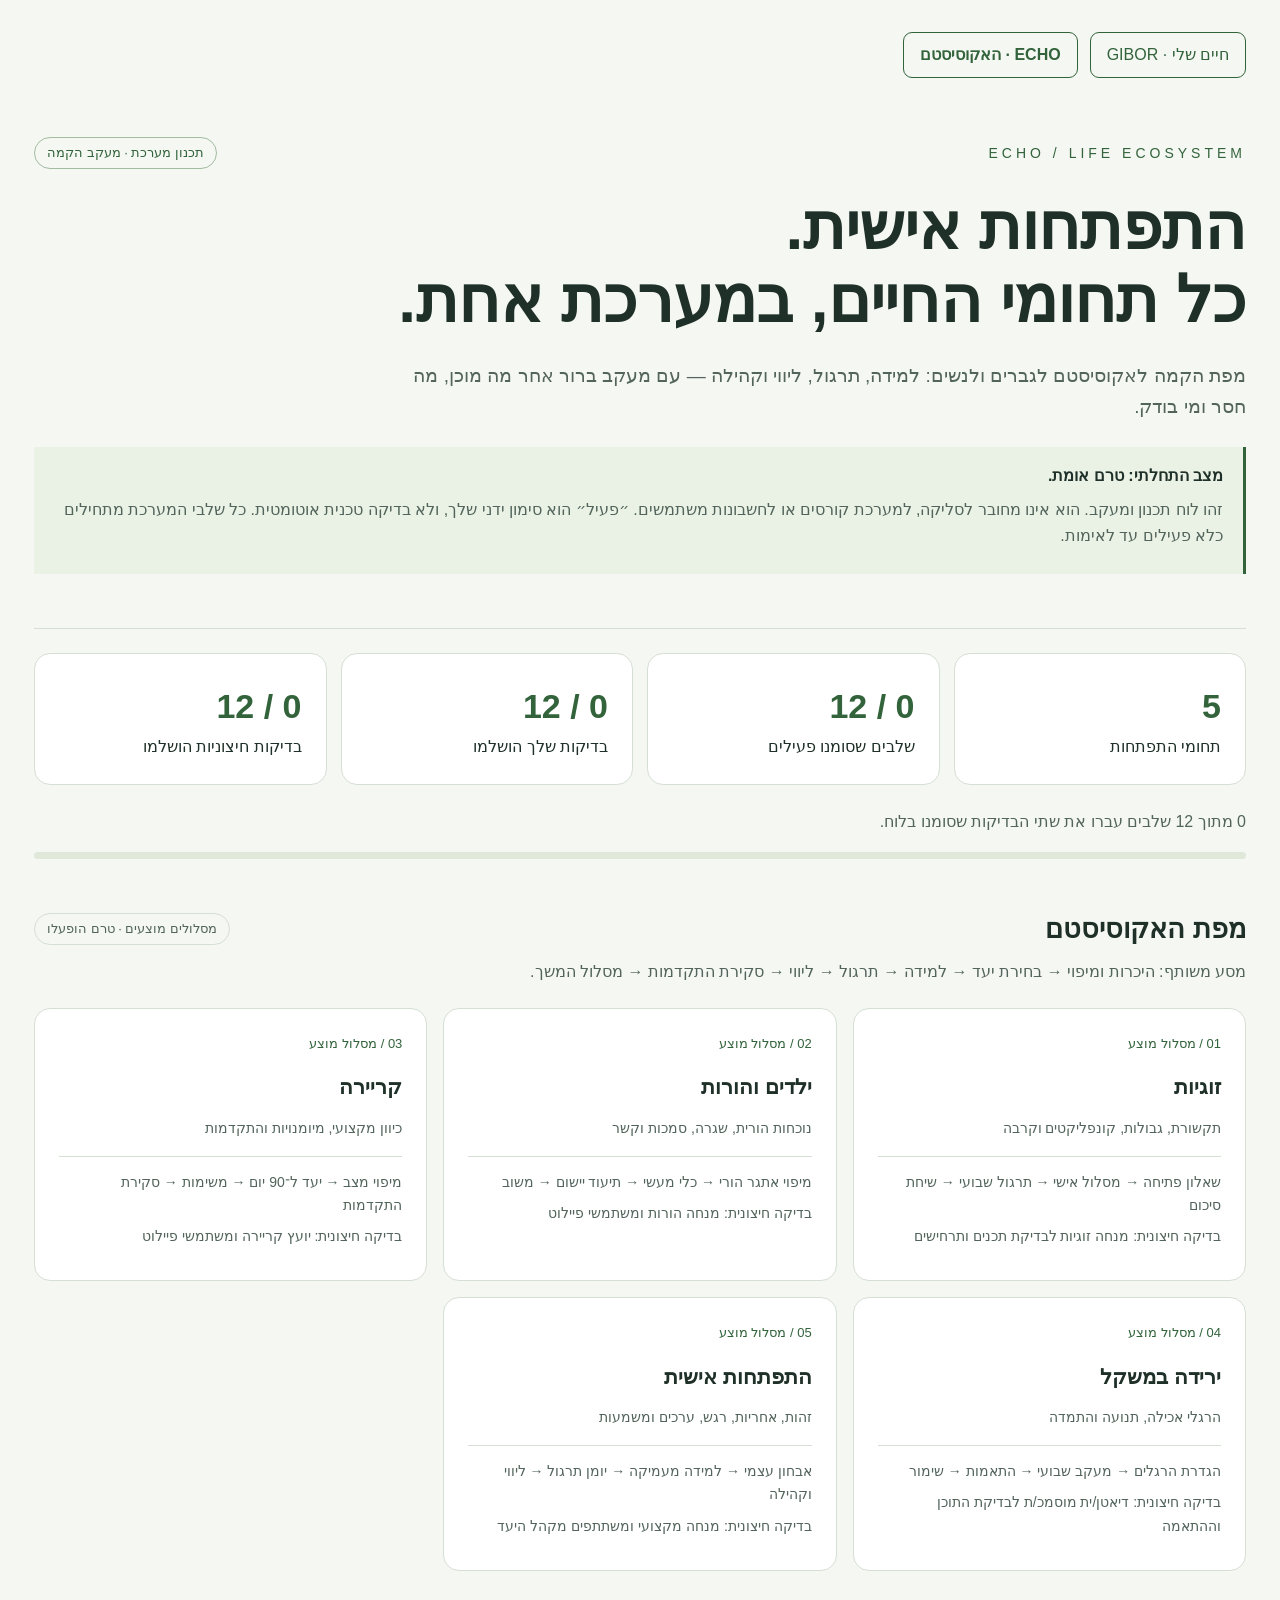
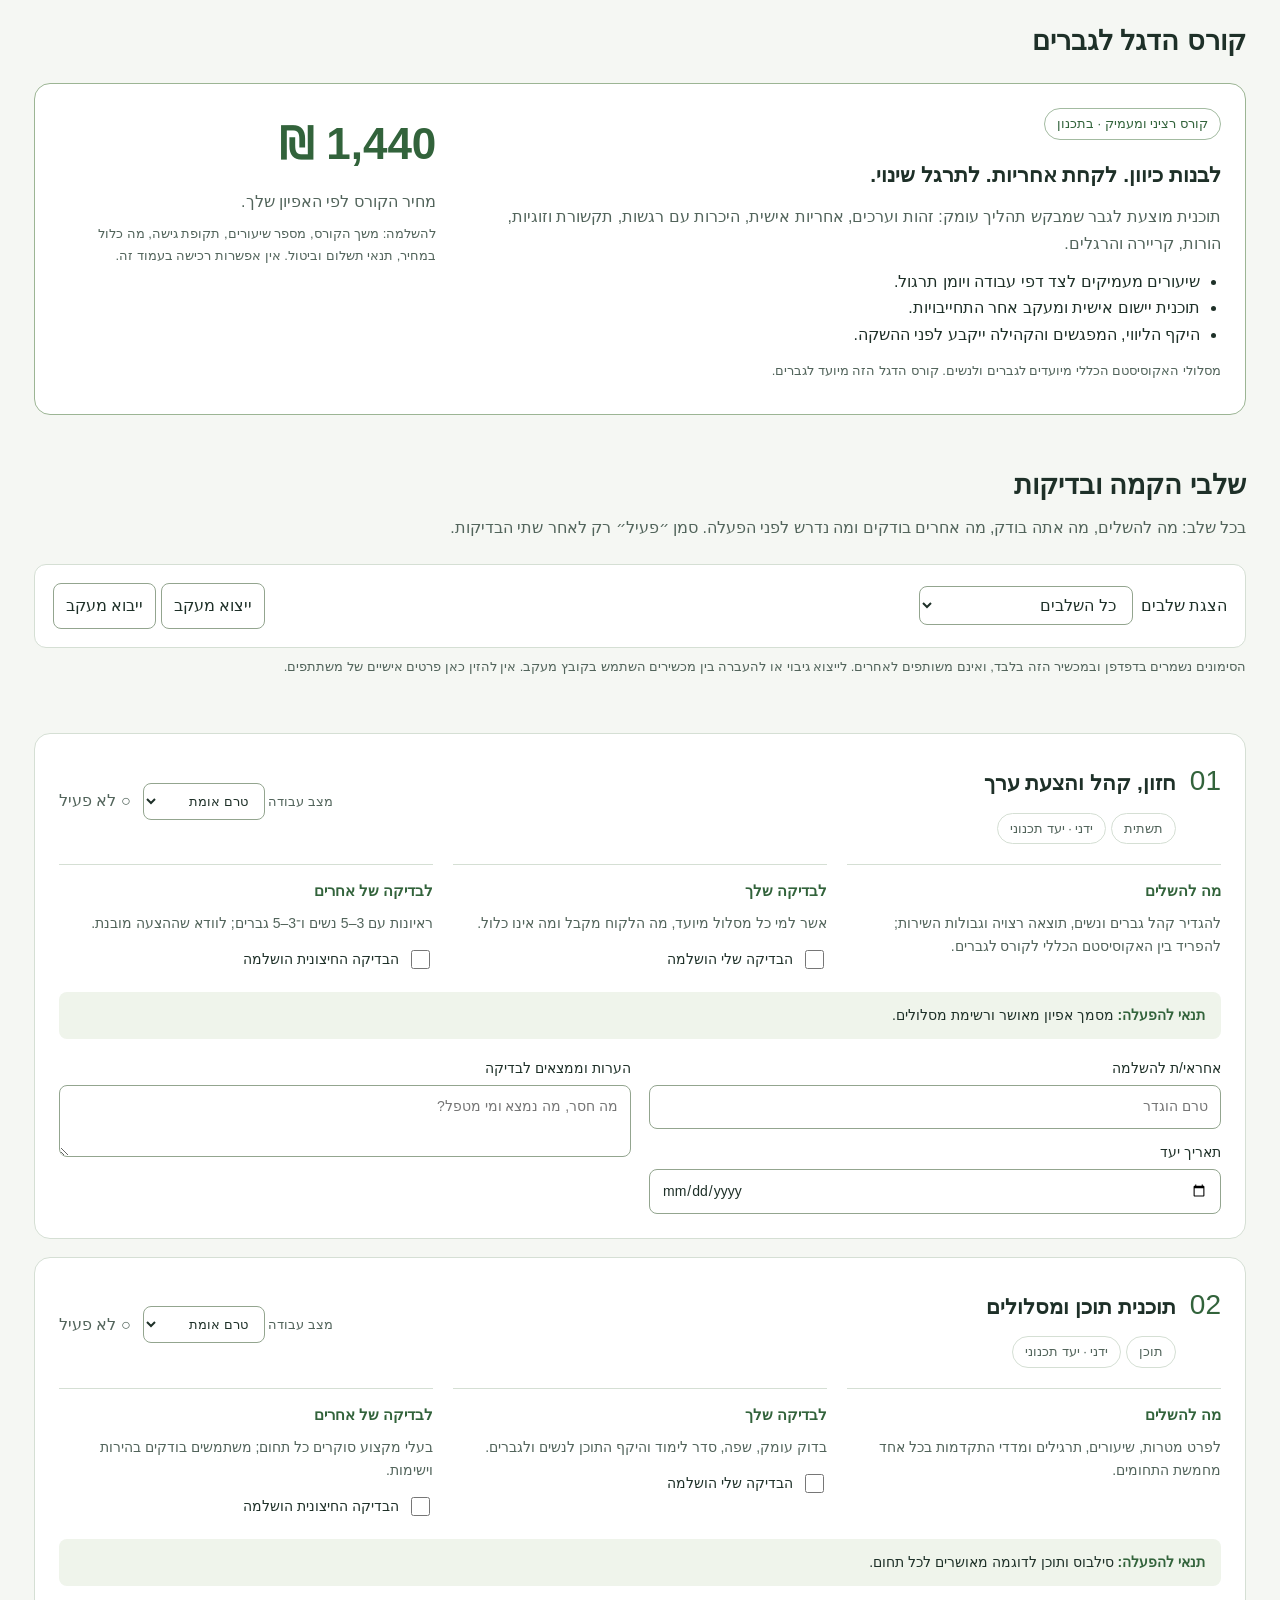
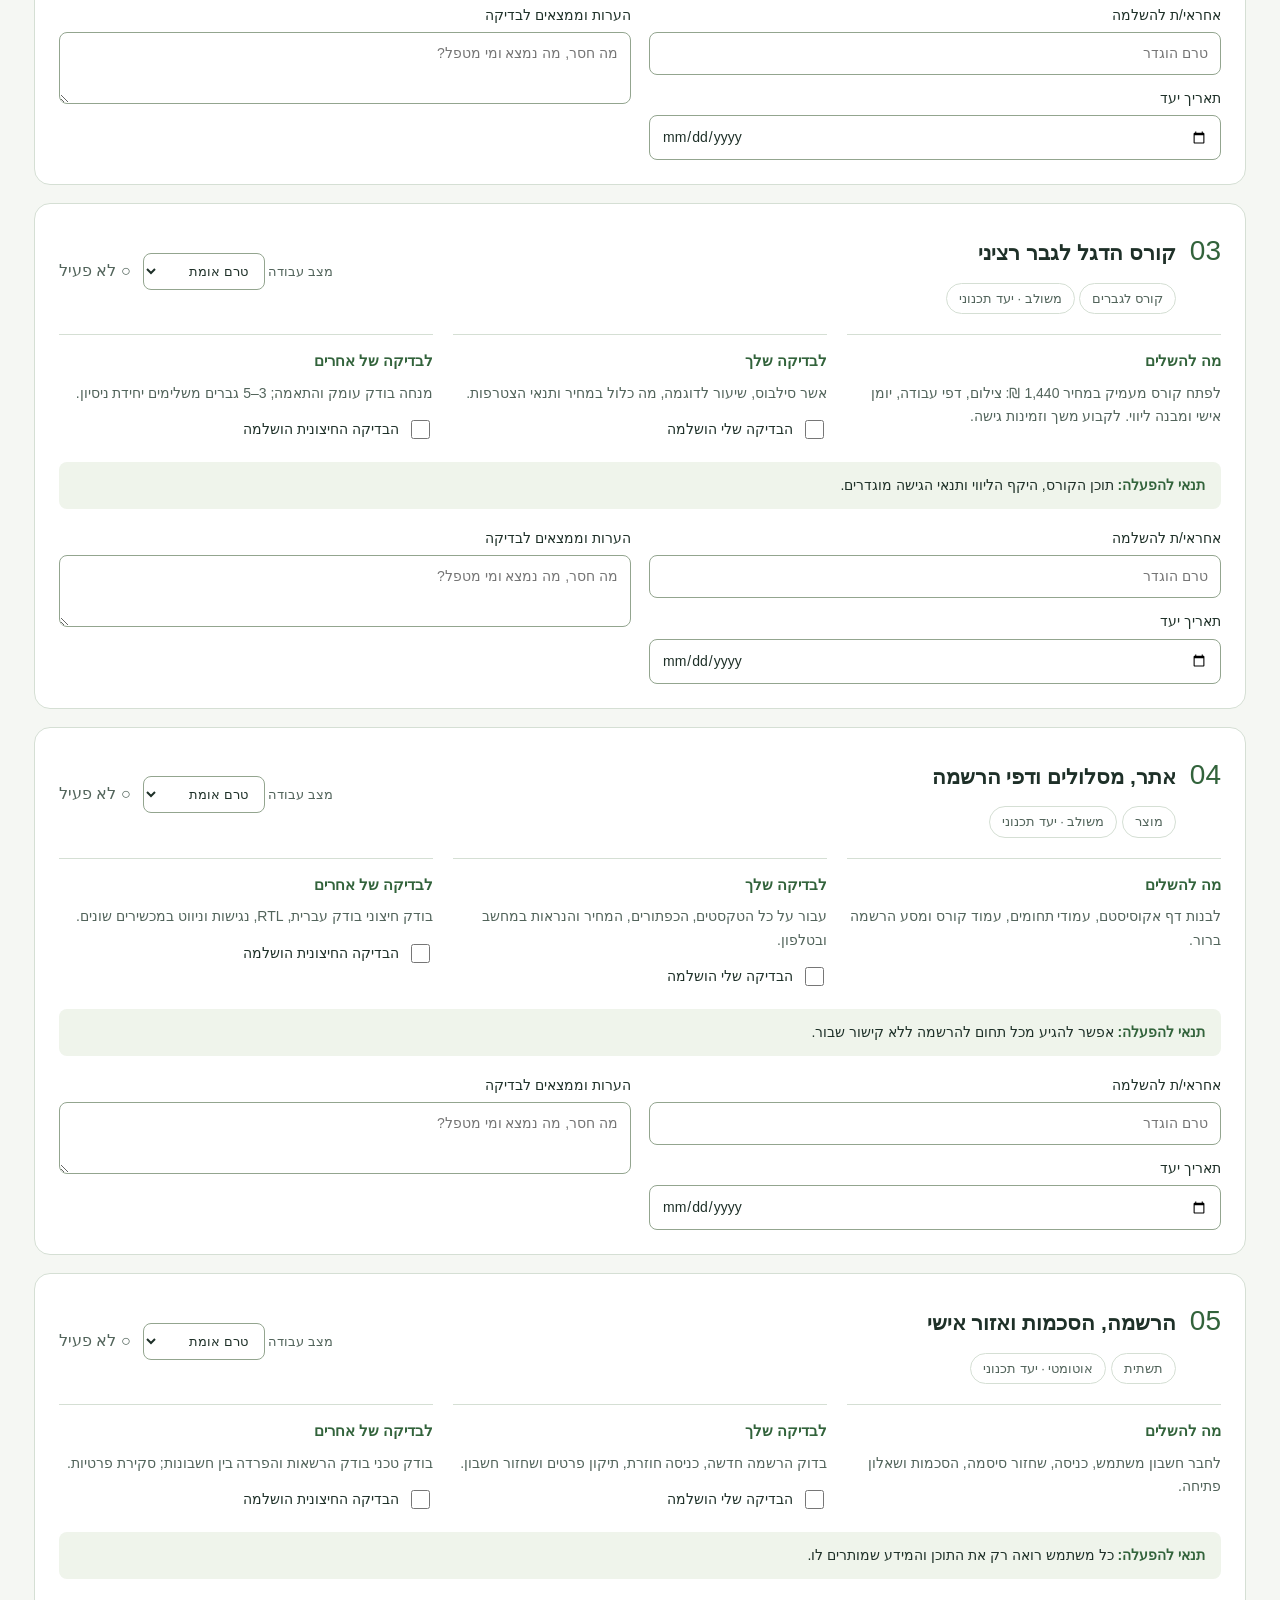
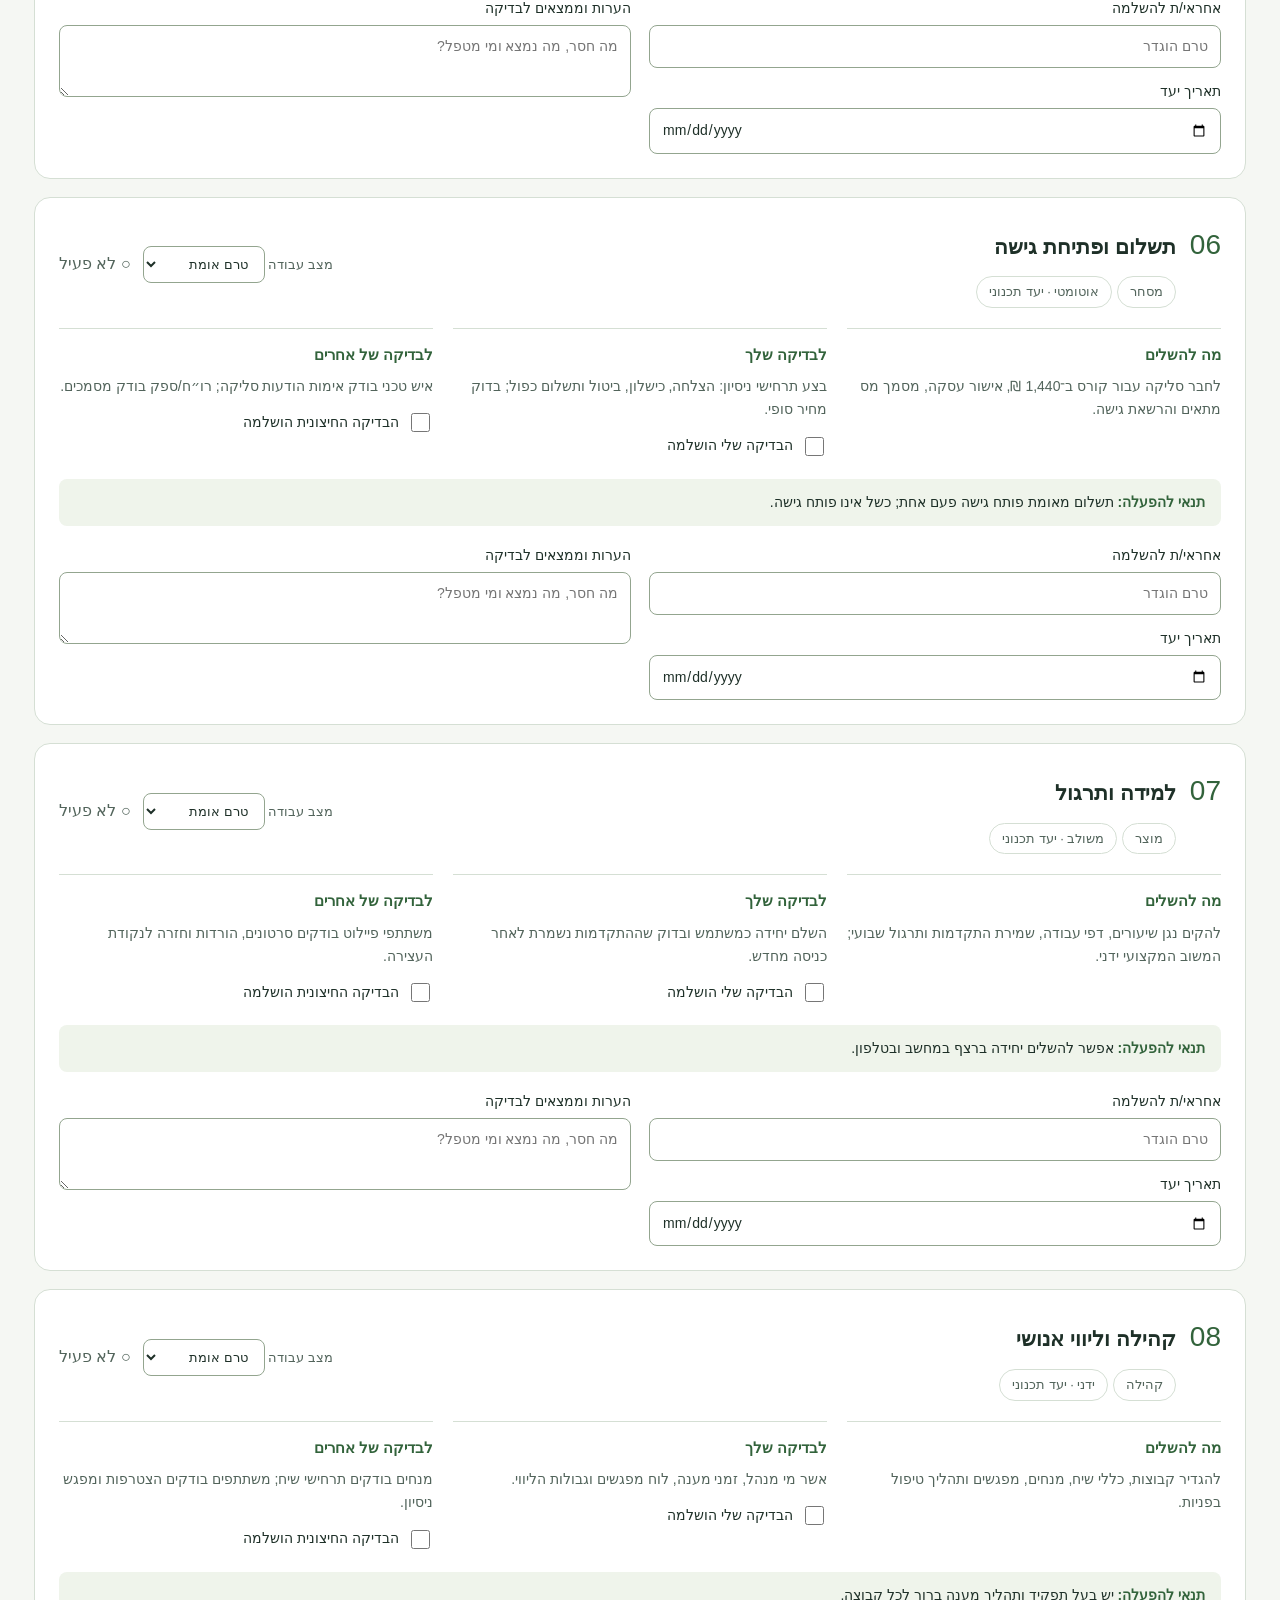
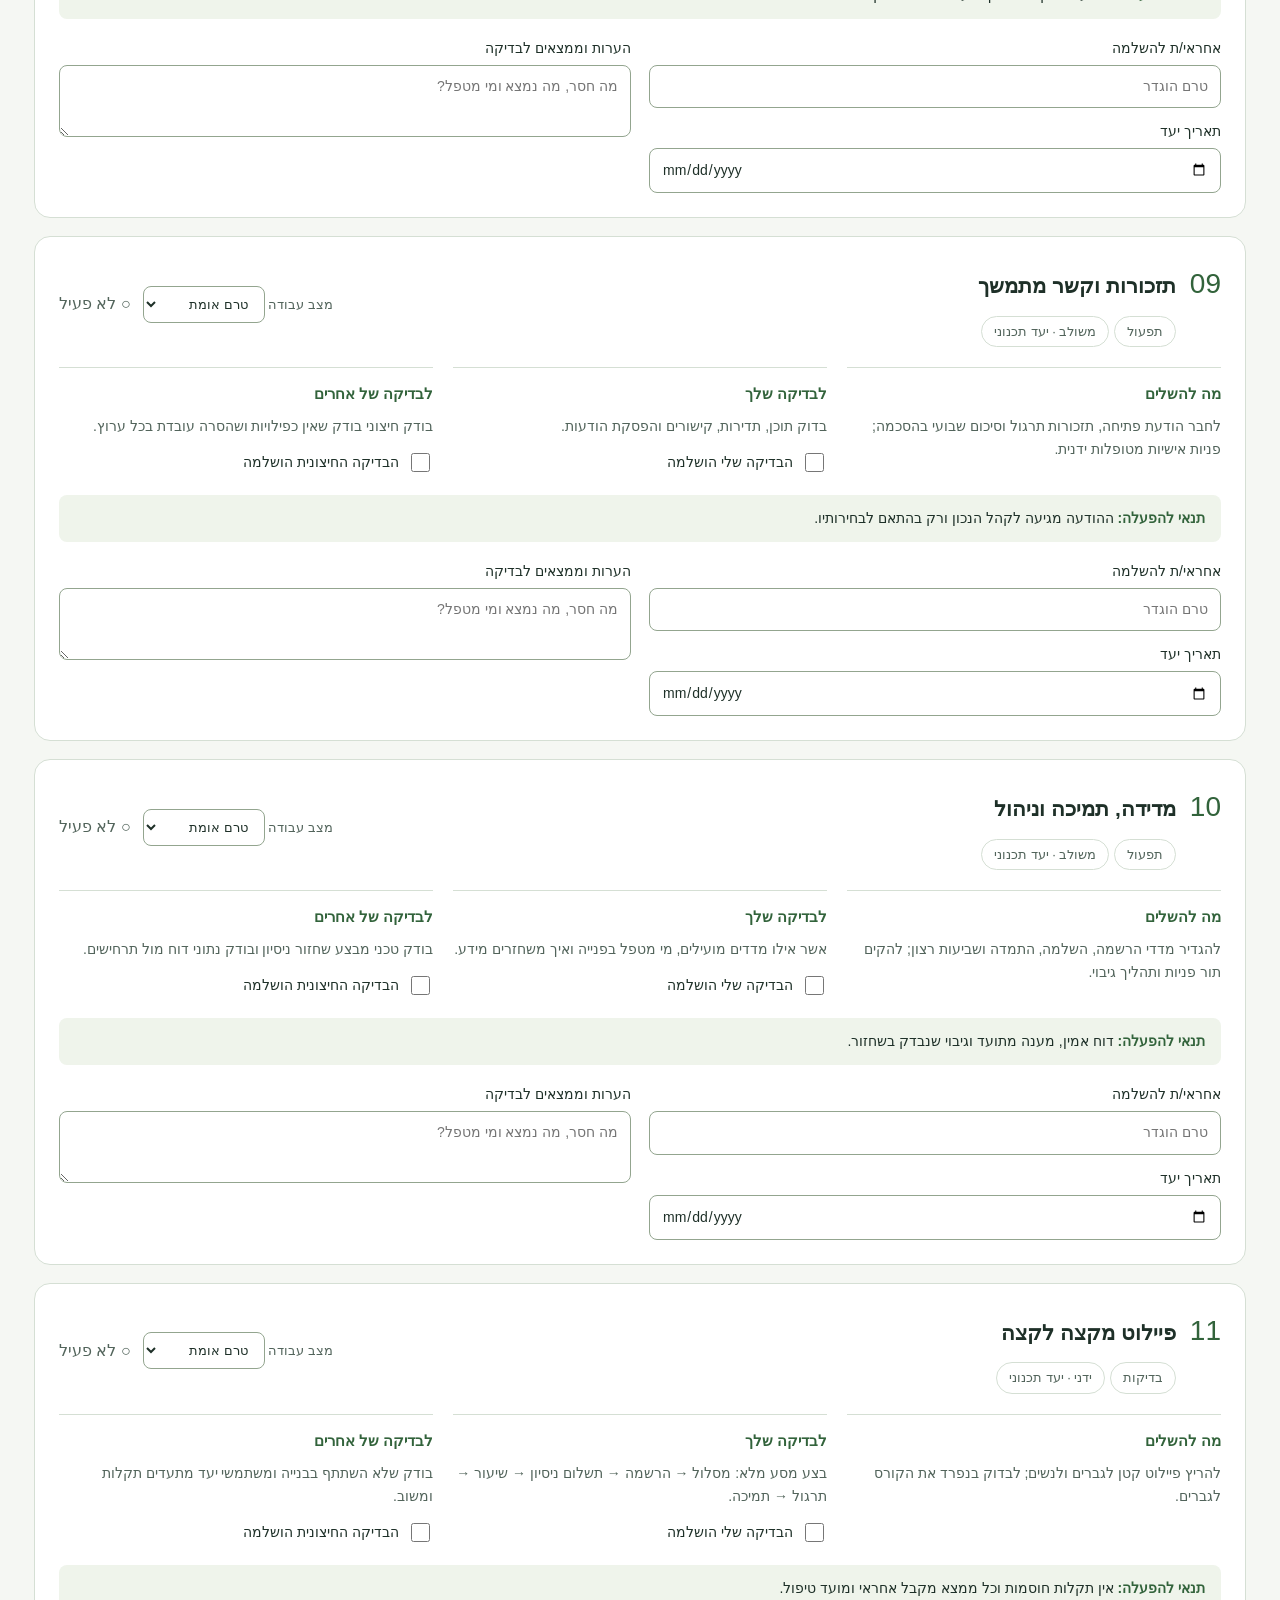
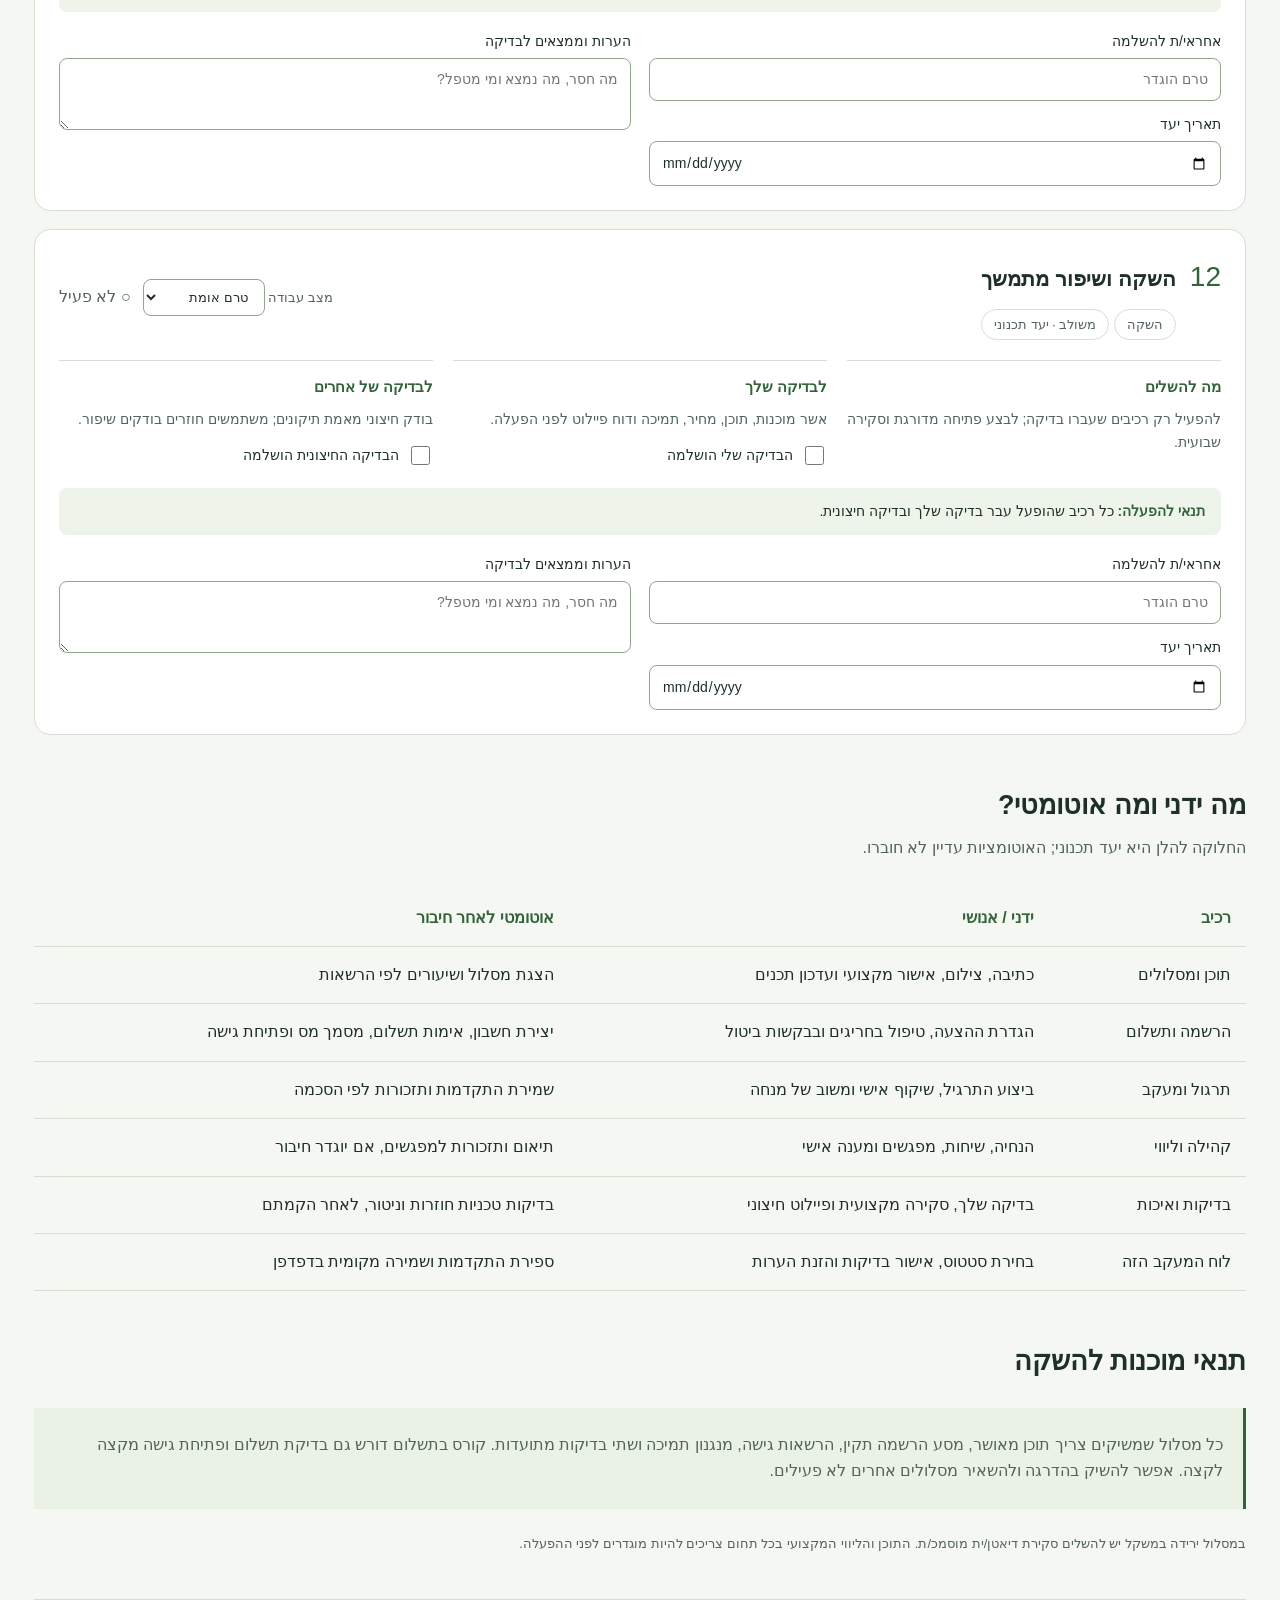
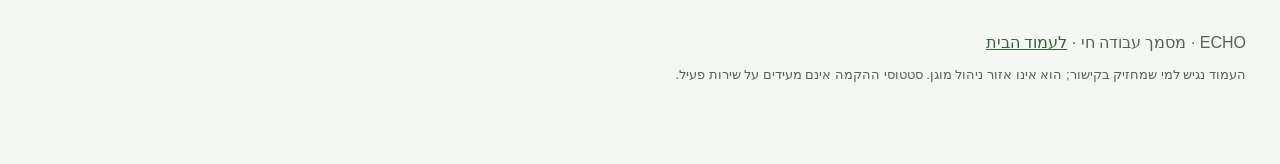
<file: echo/index.html>
<!doctype html>
<html lang="he" dir="rtl">
<head>
<meta charset="utf-8"><meta name="viewport" content="width=device-width, initial-scale=1">
<meta name="robots" content="noindex">
<title>ECHO | מפת הקמה ומעקב לאקוסיסטם</title>
<style>
:root{--bg:#f5f7f3;--panel:#ffffff;--line:#d5dfd4;--text:#1e3028;--muted:#52645b;--accent:#32633b}*{box-sizing:border-box}body{margin:0;background:var(--bg);color:var(--text);font:16px/1.65 Arial,sans-serif}main{max-width:1260px;margin:auto;padding:32px 24px 70px}header{padding:35px 0 30px;border-bottom:1px solid var(--line)}.top,.section-head,.toolbar{display:flex;gap:16px;justify-content:space-between;align-items:center;flex-wrap:wrap}.brand{font-size:14px;letter-spacing:4px;color:var(--accent)}h1{font-size:clamp(32px,5vw,64px);line-height:1.15;max-width:850px;margin:22px 0}h2{font-size:27px;margin:0}h3{font-size:21px;margin:0 0 12px}p{margin:8px 0;color:var(--muted)}.lead{font-size:19px;max-width:860px}.tag,.badge{display:inline-block;padding:4px 12px;border:1px solid var(--line);border-radius:30px;font-size:13px;color:var(--muted)}.tag{color:var(--accent);border-color:#a3bba1}.notice{border-right:3px solid var(--accent);background:#eaf2e5;padding:16px 20px;margin:24px 0}.stats{display:grid;grid-template-columns:repeat(4,1fr);gap:14px;margin:24px 0}.stat,.domain,.course,.stage{background:var(--panel);border:1px solid var(--line);border-radius:16px;padding:24px}.stat strong{font-size:34px;display:block;color:var(--accent)}section{margin-top:48px}.domains{display:grid;grid-template-columns:repeat(3,1fr);gap:16px;margin-top:22px}.domain .num{color:var(--accent);font-size:13px;margin-bottom:16px}.domain p{font-size:14px}.flow{margin-top:16px;padding-top:14px;border-top:1px solid var(--line)}.course{margin-top:20px;border-color:#9cb594;display:grid;grid-template-columns:2fr 1fr;gap:30px}.price{font-size:44px;color:var(--accent);font-weight:bold}.muted{color:var(--muted)}ul{padding-right:21px;margin:12px 0}.toolbar{background:var(--panel);padding:18px;border:1px solid var(--line);border-radius:12px;margin-top:22px}.toolbar label{display:flex;align-items:center;gap:8px}button,select,input,textarea{font:inherit;color:var(--text);background:#ffffff;border:1px solid #93a58f;border-radius:8px;padding:9px 12px}button{cursor:pointer}button:hover{border-color:var(--accent)}button:focus-visible,a:focus-visible,input:focus-visible,select:focus-visible,textarea:focus-visible{outline:3px solid var(--accent);outline-offset:3px}input[type=checkbox]{width:19px;height:19px;accent-color:var(--accent)}textarea{width:100%;resize:vertical;min-height:72px}input[type=date]{color-scheme:light}.stages{display:grid;gap:18px;margin-top:22px}.stage-head{display:flex;justify-content:space-between;gap:16px;flex-wrap:wrap}.stage-title{display:flex;gap:14px;align-items:baseline}.stage-num{font-size:28px;color:var(--accent)}.stage-controls{display:flex;gap:12px;flex-wrap:wrap;align-items:center}.stage-controls label{font-size:13px;color:var(--muted)}.cols{display:grid;grid-template-columns:repeat(3,1fr);gap:20px;margin:20px 0}.cols>div{border-top:1px solid var(--line);padding-top:14px}.cols h4{margin:0 0 8px;font-size:15px;color:var(--accent)}.cols p{font-size:14px}.check{display:flex;gap:8px;align-items:center;margin-top:12px;font-size:14px}.gate{background:#eff4eb;border-radius:8px;padding:12px 16px;font-size:14px}.gate strong{color:var(--accent)}.notes{display:grid;grid-template-columns:1fr 1fr;gap:18px;margin-top:18px}.notes label{font-size:14px;display:block}.notes input{width:100%;margin-top:5px}.notes textarea{margin-top:5px}.progress{height:7px;background:#dfe8d9;border-radius:20px;overflow:hidden;margin:16px 0}.progress span{display:block;height:100%;background:var(--accent);transition:width .3s}a{color:var(--accent)}table{width:100%;border-collapse:collapse;margin-top:20px}th,td{text-align:right;border-bottom:1px solid var(--line);padding:15px;vertical-align:top}th{color:var(--accent)}.table-wrap{overflow:auto}.small{font-size:13px}.saved{color:var(--accent);min-height:26px}footer{border-top:1px solid var(--line);margin-top:45px;padding-top:22px}.active{color:var(--accent)}[hidden]{display:none!important}
@media(max-width:850px){.domains{grid-template-columns:repeat(2,1fr)}.cols{grid-template-columns:1fr}.course{grid-template-columns:1fr}.stats{grid-template-columns:repeat(2,1fr)}}
@media(max-width:520px){main{padding:18px 14px 45px}.domains,.notes{grid-template-columns:1fr}.stage,.domain,.course{padding:18px}.stage-controls{align-items:stretch;flex-direction:column;width:100%}.stage-controls select{width:100%}h2{font-size:24px}}
@media(prefers-reduced-motion:reduce){*{transition:none!important}}
@media print{body{background:white;color:black}.toolbar,footer button{display:none}.stat,.domain,.course,.stage{background:white;break-inside:avoid;color:black}.cols p,p,.muted{color:#333}main{max-width:none}.tag,.badge,.brand,.price,.stage-num,.cols h4,.gate strong,th,.stat strong{color:#254326}.gate,.notice{background:#f0f4ef}input,textarea,select{color:black;background:white}}
</style>
</head>
<body><main><nav aria-label="בחירת מיזם" style="display:flex;gap:12px;flex-wrap:wrap;margin-bottom:24px"><a href="/gibor/"  style="padding:9px 16px;border:1px solid currentColor;border-radius:9px;text-decoration:none;">חיים שלי · GIBOR</a><a href="/echo/" aria-current="page" style="padding:9px 16px;border:1px solid currentColor;border-radius:9px;text-decoration:none;font-weight:bold;">ECHO · האקוסיסטם</a></nav>
<header><div class="top"><span class="brand" dir="ltr">ECHO / LIFE ECOSYSTEM</span><span class="tag">תכנון מערכת · מעקב הקמה</span></div>
<h1>התפתחות אישית.<br>כל תחומי החיים, במערכת אחת.</h1>
<p class="lead">מפת הקמה לאקוסיסטם לגברים ולנשים: למידה, תרגול, ליווי וקהילה — עם מעקב ברור אחר מה מוכן, מה חסר ומי בודק.</p>
<div class="notice"><strong>מצב התחלתי: טרם אומת.</strong><p>זהו לוח תכנון ומעקב. הוא אינו מחובר לסליקה, למערכת קורסים או לחשבונות משתמשים. ״פעיל״ הוא סימון ידני שלך, ולא בדיקה טכנית אוטומטית. כל שלבי המערכת מתחילים כלא פעילים עד לאימות.</p></div>
</header>


<div class="stats" aria-label="סיכום התקדמות"><div class="stat"><strong>5</strong>תחומי התפתחות</div><div class="stat"><strong id="activeCount">0 / 12</strong>שלבים שסומנו פעילים</div><div class="stat"><strong id="myCount">0 / 12</strong>בדיקות שלך הושלמו</div><div class="stat"><strong id="otherCount">0 / 12</strong>בדיקות חיצוניות הושלמו</div></div>
<p id="summary"></p><div class="progress" role="progressbar" aria-label="שלבים שעברו שתי בדיקות" aria-valuemin="0" aria-valuemax="12" aria-valuenow="0" id="progress"><span id="progressFill" style="width:0%"></span></div>
<section><div class="section-head"><h2>מפת האקוסיסטם</h2><span class="badge">מסלולים מוצעים · טרם הופעלו</span></div>
<p>מסע משותף: היכרות ומיפוי → בחירת יעד → למידה → תרגול → ליווי → סקירת התקדמות → מסלול המשך.</p>
<div class="domains" id="domains"></div>
</section>
<section><h2>קורס הדגל לגברים</h2><div class="course"><div><span class="tag">קורס רציני ומעמיק · בתכנון</span><h3 style="margin-top:18px">לבנות כיוון. לקחת אחריות. לתרגל שינוי.</h3><p>תוכנית מוצעת לגבר שמבקש תהליך עומק: זהות וערכים, אחריות אישית, היכרות עם רגשות, תקשורת וזוגיות, הורות, קריירה והרגלים.</p><ul><li>שיעורים מעמיקים לצד דפי עבודה ויומן תרגול.</li><li>תוכנית יישום אישית ומעקב אחר התחייבויות.</li><li>היקף הליווי, המפגשים והקהילה ייקבע לפני ההשקה.</li></ul><p class="small">מסלולי האקוסיסטם הכללי מיועדים לגברים ולנשים. קורס הדגל הזה מיועד לגברים.</p></div><div><div class="price">1,440 ₪</div><p>מחיר הקורס לפי האפיון שלך.</p><p class="small">להשלמה: משך הקורס, מספר שיעורים, תקופת גישה, מה כלול במחיר, תנאי תשלום וביטול. אין אפשרות רכישה בעמוד זה.</p></div></div></section>
<section><h2>שלבי הקמה ובדיקות</h2><p>בכל שלב: מה להשלים, מה אתה בודק, מה אחרים בודקים ומה נדרש לפני הפעלה. סמן ״פעיל״ רק לאחר שתי הבדיקות.</p>
<div class="toolbar"><label>הצגת שלבים <select id="filter"><option value="all">כל השלבים</option><option value="inactive">לא פעילים</option><option value="active">פעילים</option><option value="mine">ממתינים לבדיקה שלי</option><option value="others">ממתינים לבדיקה חיצונית</option><option value="manual">כוללים עבודה ידנית</option><option value="automatic">כוללים אוטומציה</option></select></label><div><button id="export" type="button">ייצוא מעקב</button> <button id="import" type="button">ייבוא מעקב</button><input id="file" type="file" accept=".json,application/json" hidden></div></div>
<p class="small">הסימונים נשמרים בדפדפן ובמכשיר הזה בלבד, ואינם משותפים לאחרים. לייצוא גיבוי או להעברה בין מכשירים השתמש בקובץ מעקב. אין להזין כאן פרטים אישיים של משתתפים.</p><p class="saved" id="saveStatus" role="status" aria-live="polite"></p>
<div id="stages" class="stages"></div><p id="empty" hidden>אין שלבים התואמים למסנן.</p>
</section>
<section><h2>מה ידני ומה אוטומטי?</h2><p>החלוקה להלן היא יעד תכנוני; האוטומציות עדיין לא חוברו.</p><div class="table-wrap"><table><thead><tr><th>רכיב</th><th>ידני / אנושי</th><th>אוטומטי לאחר חיבור</th></tr></thead><tbody>
<tr><td>תוכן ומסלולים</td><td>כתיבה, צילום, אישור מקצועי ועדכון תכנים</td><td>הצגת מסלול ושיעורים לפי הרשאות</td></tr>
<tr><td>הרשמה ותשלום</td><td>הגדרת ההצעה, טיפול בחריגים ובבקשות ביטול</td><td>יצירת חשבון, אימות תשלום, מסמך מס ופתיחת גישה</td></tr>
<tr><td>תרגול ומעקב</td><td>ביצוע התרגיל, שיקוף אישי ומשוב של מנחה</td><td>שמירת התקדמות ותזכורות לפי הסכמה</td></tr>
<tr><td>קהילה וליווי</td><td>הנחיה, שיחות, מפגשים ומענה אישי</td><td>תיאום ותזכורות למפגשים, אם יוגדר חיבור</td></tr>
<tr><td>בדיקות ואיכות</td><td>בדיקה שלך, סקירה מקצועית ופיילוט חיצוני</td><td>בדיקות טכניות חוזרות וניטור, לאחר הקמתם</td></tr>
<tr><td>לוח המעקב הזה</td><td>בחירת סטטוס, אישור בדיקות והזנת הערות</td><td>ספירת התקדמות ושמירה מקומית בדפדפן</td></tr>
</tbody></table></div></section>
<section><h2>תנאי מוכנות להשקה</h2><div class="notice"><p>כל מסלול שמשיקים צריך תוכן מאושר, מסע הרשמה תקין, הרשאות גישה, מנגנון תמיכה ושתי בדיקות מתועדות. קורס בתשלום דורש גם בדיקת תשלום ופתיחת גישה מקצה לקצה. אפשר להשיק בהדרגה ולהשאיר מסלולים אחרים לא פעילים.</p></div><p class="small">במסלול ירידה במשקל יש להשלים סקירת דיאטן/ית מוסמכ/ת. התוכן והליווי המקצועי בכל תחום צריכים להיות מוגדרים לפני ההפעלה.</p></section>
<footer><p>ECHO · מסמך עבודה חי · <a href="/">לעמוד הבית</a></p><p class="small">העמוד נגיש למי שמחזיק בקישור; הוא אינו אזור ניהול מוגן. סטטוסי ההקמה אינם מעידים על שירות פעיל.</p></footer>
</main>
<script>
const domains=[["זוגיות","תקשורת, גבולות, קונפליקטים וקרבה","שאלון פתיחה → מסלול אישי → תרגול שבועי → שיחת סיכום","מנחה זוגיות לבדיקת תכנים ותרחישים"],["ילדים והורות","נוכחות הורית, שגרה, סמכות וקשר","מיפוי אתגר הורי → כלי מעשי → תיעוד יישום → משוב","מנחה הורות ומשתמשי פיילוט"],["קריירה","כיוון מקצועי, מיומנויות והתקדמות","מיפוי מצב → יעד ל־90 יום → משימות → סקירת התקדמות","יועץ קריירה ומשתמשי פיילוט"],["ירידה במשקל","הרגלי אכילה, תנועה והתמדה","הגדרת הרגלים → מעקב שבועי → התאמות → שימור","דיאטן/ית מוסמכ/ת לבדיקת התוכן וההתאמה"],["התפתחות אישית","זהות, אחריות, רגש, ערכים ומשמעות","אבחון עצמי → למידה מעמיקה → יומן תרגול → ליווי וקהילה","מנחה מקצועי ומשתתפים מקהל היעד"]];
const phases=[["01","חזון, קהל והצעת ערך","תשתית","ידני","להגדיר קהל גברים ונשים, תוצאה רצויה וגבולות השירות; להפריד בין האקוסיסטם הכללי לקורס לגברים.","אשר למי כל מסלול מיועד, מה הלקוח מקבל ומה אינו כלול.","ראיונות עם 3–5 נשים ו־3–5 גברים; לוודא שההצעה מובנת.","מסמך אפיון מאושר ורשימת מסלולים."],["02","תוכנית תוכן ומסלולים","תוכן","ידני","לפרט מטרות, שיעורים, תרגילים ומדדי התקדמות בכל אחד מחמשת התחומים.","בדוק עומק, שפה, סדר לימוד והיקף התוכן לנשים ולגברים.","בעלי מקצוע סוקרים כל תחום; משתמשים בודקים בהירות וישימות.","סילבוס ותוכן לדוגמה מאושרים לכל תחום."],["03","קורס הדגל לגבר רציני","קורס לגברים","משולב","לפתח קורס מעמיק במחיר 1,440 ₪: צילום, דפי עבודה, יומן אישי ומבנה ליווי. לקבוע משך וזמינות גישה.","אשר סילבוס, שיעור לדוגמה, מה כלול במחיר ותנאי הצטרפות.","מנחה בודק עומק והתאמה; 3–5 גברים משלימים יחידת ניסיון.","תוכן הקורס, היקף הליווי ותנאי הגישה מוגדרים."],["04","אתר, מסלולים ודפי הרשמה","מוצר","משולב","לבנות דף אקוסיסטם, עמודי תחומים, עמוד קורס ומסע הרשמה ברור.","עבור על כל הטקסטים, הכפתורים, המחיר והנראות במחשב ובטלפון.","בודק חיצוני בודק עברית, RTL, נגישות וניווט במכשירים שונים.","אפשר להגיע מכל תחום להרשמה ללא קישור שבור."],["05","הרשמה, הסכמות ואזור אישי","תשתית","אוטומטי","לחבר חשבון משתמש, כניסה, שחזור סיסמה, הסכמות ושאלון פתיחה.","בדוק הרשמה חדשה, כניסה חוזרת, תיקון פרטים ושחזור חשבון.","בודק טכני בודק הרשאות והפרדה בין חשבונות; סקירת פרטיות.","כל משתמש רואה רק את התוכן והמידע שמותרים לו."],["06","תשלום ופתיחת גישה","מסחר","אוטומטי","לחבר סליקה עבור קורס ב־1,440 ₪, אישור עסקה, מסמך מס מתאים והרשאת גישה.","בצע תרחישי ניסיון: הצלחה, כישלון, ביטול ותשלום כפול; בדוק מחיר סופי.","איש טכני בודק אימות הודעות סליקה; רו״ח/ספק בודק מסמכים.","תשלום מאומת פותח גישה פעם אחת; כשל אינו פותח גישה."],["07","למידה ותרגול","מוצר","משולב","להקים נגן שיעורים, דפי עבודה, שמירת התקדמות ותרגול שבועי; המשוב המקצועי ידני.","השלם יחידה כמשתמש ובדוק שההתקדמות נשמרת לאחר כניסה מחדש.","משתתפי פיילוט בודקים סרטונים, הורדות וחזרה לנקודת העצירה.","אפשר להשלים יחידה ברצף במחשב ובטלפון."],["08","קהילה וליווי אנושי","קהילה","ידני","להגדיר קבוצות, כללי שיח, מנחים, מפגשים ותהליך טיפול בפניות.","אשר מי מנהל, זמני מענה, לוח מפגשים וגבולות הליווי.","מנחים בודקים תרחישי שיח; משתתפים בודקים הצטרפות ומפגש ניסיון.","יש בעל תפקיד ותהליך מענה ברור לכל קבוצה."],["09","תזכורות וקשר מתמשך","תפעול","משולב","לחבר הודעת פתיחה, תזכורות תרגול וסיכום שבועי בהסכמה; פניות אישיות מטופלות ידנית.","בדוק תוכן, תדירות, קישורים והפסקת הודעות.","בודק חיצוני בודק שאין כפילויות ושהסרה עובדת בכל ערוץ.","ההודעה מגיעה לקהל הנכון ורק בהתאם לבחירותיו."],["10","מדידה, תמיכה וניהול","תפעול","משולב","להגדיר מדדי הרשמה, השלמה, התמדה ושביעות רצון; להקים תור פניות ותהליך גיבוי.","אשר אילו מדדים מועילים, מי מטפל בפנייה ואיך משחזרים מידע.","בודק טכני מבצע שחזור ניסיון ובודק נתוני דוח מול תרחישים.","דוח אמין, מענה מתועד וגיבוי שנבדק בשחזור."],["11","פיילוט מקצה לקצה","בדיקות","ידני","להריץ פיילוט קטן לגברים ולנשים; לבדוק בנפרד את הקורס לגברים.","בצע מסע מלא: מסלול → הרשמה → תשלום ניסיון → שיעור → תרגול → תמיכה.","בודק שלא השתתף בבנייה ומשתמשי יעד מתעדים תקלות ומשוב.","אין תקלות חוסמות וכל ממצא מקבל אחראי ומועד טיפול."],["12","השקה ושיפור מתמשך","השקה","משולב","להפעיל רק רכיבים שעברו בדיקה; לבצע פתיחה מדורגת וסקירה שבועית.","אשר מוכנות, תוכן, מחיר, תמיכה ודוח פיילוט לפני הפעלה.","בודק חיצוני מאמת תיקונים; משתמשים חוזרים בודקים שיפור.","כל רכיב שהופעל עבר בדיקה שלך ובדיקה חיצונית."]];
const KEY="gibor-roadmap-v1";
const statuses=["טרם אומת","לא התחיל","בתהליך","מוכן לבדיקה","בתיקון","מוכן להפעלה","פעיל"];
let state={};let storageOK=true;
const esc=s=>String(s).replace(/[&<>"']/g,c=>({"&":"&amp;","<":"&lt;",">":"&gt;",'"':"&quot;","'":"&#39;"}[c]));
function normalize(raw){const out={};for(const p of phases){const v=raw&&raw[p[0]]||{};out[p[0]]={status:statuses.includes(v.status)?v.status:statuses[0],mine:v.mine===true,others:v.others===true,owner:typeof v.owner==="string"?v.owner.slice(0,200):"",date:typeof v.date==="string"&&/^\d{4}-\d{2}-\d{2}$/.test(v.date)?v.date:"",notes:typeof v.notes==="string"?v.notes.slice(0,5000):""};if(out[p[0]].status==="פעיל"&&(!out[p[0]].mine||!out[p[0]].others))out[p[0]].status="מוכן לבדיקה";}return out;}
try{state=normalize(JSON.parse(localStorage.getItem(KEY)||"{}"));}catch(e){state=normalize({});storageOK=false;document.getElementById("saveStatus").textContent="השמירה המקומית אינה זמינה או שקובץ השמירה אינו תקין. אפשר לייצא גיבוי.";}
document.getElementById("domains").innerHTML=domains.map((d,i)=>'<article class="domain"><div class="num">0'+(i+1)+' / מסלול מוצע</div><h3>'+esc(d[0])+'</h3><p>'+esc(d[1])+'</p><p class="flow">'+esc(d[2])+'</p><p class="small">בדיקה חיצונית: '+esc(d[3])+'</p></article>').join("");
function render(){
document.getElementById("stages").innerHTML=phases.map(p=>{const v=state[p[0]];return '<article class="stage" data-id="'+p[0]+'"><div class="stage-head"><div class="stage-title"><span class="stage-num">'+p[0]+'</span><div><h3>'+esc(p[1])+'</h3><span class="badge">'+esc(p[2])+'</span> <span class="badge">'+esc(p[3])+' · יעד תכנוני</span></div></div><div class="stage-controls"><label>מצב עבודה <select data-field="status" aria-label="מצב עבודה: '+esc(p[1])+'">'+statuses.map(s=>'<option'+(s===v.status?' selected':'')+'>'+s+'</option>').join("")+'</select></label><span class="'+(v.status==="פעיל"?"active":"muted")+'" data-activity>'+(v.status==="פעיל"?"● פעיל":"○ לא פעיל")+'</span></div></div><div class="cols"><div><h4>מה להשלים</h4><p>'+esc(p[4])+'</p></div><div><h4>לבדיקה שלך</h4><p>'+esc(p[5])+'</p><label class="check"><input type="checkbox" data-field="mine"'+(v.mine?' checked':'')+'>הבדיקה שלי הושלמה</label></div><div><h4>לבדיקה של אחרים</h4><p>'+esc(p[6])+'</p><label class="check"><input type="checkbox" data-field="others"'+(v.others?' checked':'')+'>הבדיקה החיצונית הושלמה</label></div></div><div class="gate"><strong>תנאי להפעלה: </strong>'+esc(p[7])+'</div><div class="notes"><div><label>אחראי/ת להשלמה<input data-field="owner" maxlength="200" value="'+esc(v.owner)+'" placeholder="טרם הוגדר"></label><label style="margin-top:12px">תאריך יעד<input type="date" data-field="date" value="'+esc(v.date)+'"></label></div><label>הערות וממצאים לבדיקה<textarea data-field="notes" maxlength="5000" placeholder="מה חסר, מה נמצא ומי מטפל?">'+esc(v.notes)+'</textarea></label></div></article>';}).join("");update();}
function update(){let active=0,mine=0,others=0,both=0,visible=0;const f=document.getElementById("filter").value;for(const p of phases){const v=state[p[0]];active+=v.status==="פעיל";mine+=v.mine;others+=v.others;both+=v.mine&&v.others;const el=document.querySelector('[data-id="'+p[0]+'"]');const show=f==="all"||(f==="active"&&v.status==="פעיל")||(f==="inactive"&&v.status!=="פעיל")||(f==="mine"&&!v.mine)||(f==="others"&&!v.others)||(f==="manual"&&p[3]!=="אוטומטי")||(f==="automatic"&&p[3]!=="ידני");el.hidden=!show;if(show)visible++;const a=el.querySelector("[data-activity]");a.textContent=v.status==="פעיל"?"● פעיל":"○ לא פעיל";a.className=v.status==="פעיל"?"active":"muted";}
document.getElementById("activeCount").textContent=active+" / 12";document.getElementById("myCount").textContent=mine+" / 12";document.getElementById("otherCount").textContent=others+" / 12";document.getElementById("summary").textContent=both+" מתוך 12 שלבים עברו את שתי הבדיקות שסומנו בלוח.";document.getElementById("progressFill").style.width=(both/12*100)+"%";document.getElementById("progress").setAttribute("aria-valuenow",both);document.getElementById("empty").hidden=visible!==0;}
function save(){try{localStorage.setItem(KEY,JSON.stringify(state));storageOK=true;document.getElementById("saveStatus").textContent="נשמר בדפדפן הזה · "+new Date().toLocaleTimeString("he-IL");}catch(e){storageOK=false;document.getElementById("saveStatus").textContent="לא ניתן לשמור בדפדפן. ייצא קובץ כדי לשמור את העדכונים.";}}
document.getElementById("stages").addEventListener("input",e=>{const field=e.target.dataset.field;if(!field)return;const id=e.target.closest("[data-id]").dataset.id;const v=state[id];if(field==="status"&&e.target.value==="פעיל"&&(!v.mine||!v.others)){e.target.value=v.status;document.getElementById("saveStatus").textContent="כדי לסמן שלב כפעיל, השלם תחילה את הבדיקה שלך ואת הבדיקה החיצונית.";return;}v[field]=e.target.type==="checkbox"?e.target.checked:e.target.value;if(v.status==="פעיל"&&(!v.mine||!v.others)){v.status="מוכן לבדיקה";e.target.closest("[data-id]").querySelector('select[data-field="status"]').value=v.status;}save();update();});
document.getElementById("filter").addEventListener("change",update);
document.getElementById("export").addEventListener("click",()=>{const blob=new Blob([JSON.stringify({version:1,exportedAt:new Date().toISOString(),stages:state},null,2)],{type:"application/json"});const url=URL.createObjectURL(blob);const a=document.createElement("a");a.href=url;a.download="echo-tracking-"+new Date().toISOString().slice(0,10)+".json";a.click();setTimeout(()=>URL.revokeObjectURL(url),1000);});
document.getElementById("import").addEventListener("click",()=>document.getElementById("file").click());
document.getElementById("file").addEventListener("change",async e=>{const file=e.target.files[0];if(!file)return;try{if(file.size>500000)throw Error();const raw=JSON.parse(await file.text());if(raw.version!==1||!raw.stages||typeof raw.stages!=="object"||!phases.every(p=>Object.prototype.hasOwnProperty.call(raw.stages,p[0])))throw Error();if(!confirm("ייבוא יחליף את המעקב הנוכחי בדפדפן הזה. להמשיך?"))return;state=normalize(raw.stages);render();save();}catch(err){document.getElementById("saveStatus").textContent="לא ניתן לייבא: בחר קובץ מעקב תקין שיוצא מהלוח.";}finally{e.target.value="";}});
render();
</script></body></html>
</file>
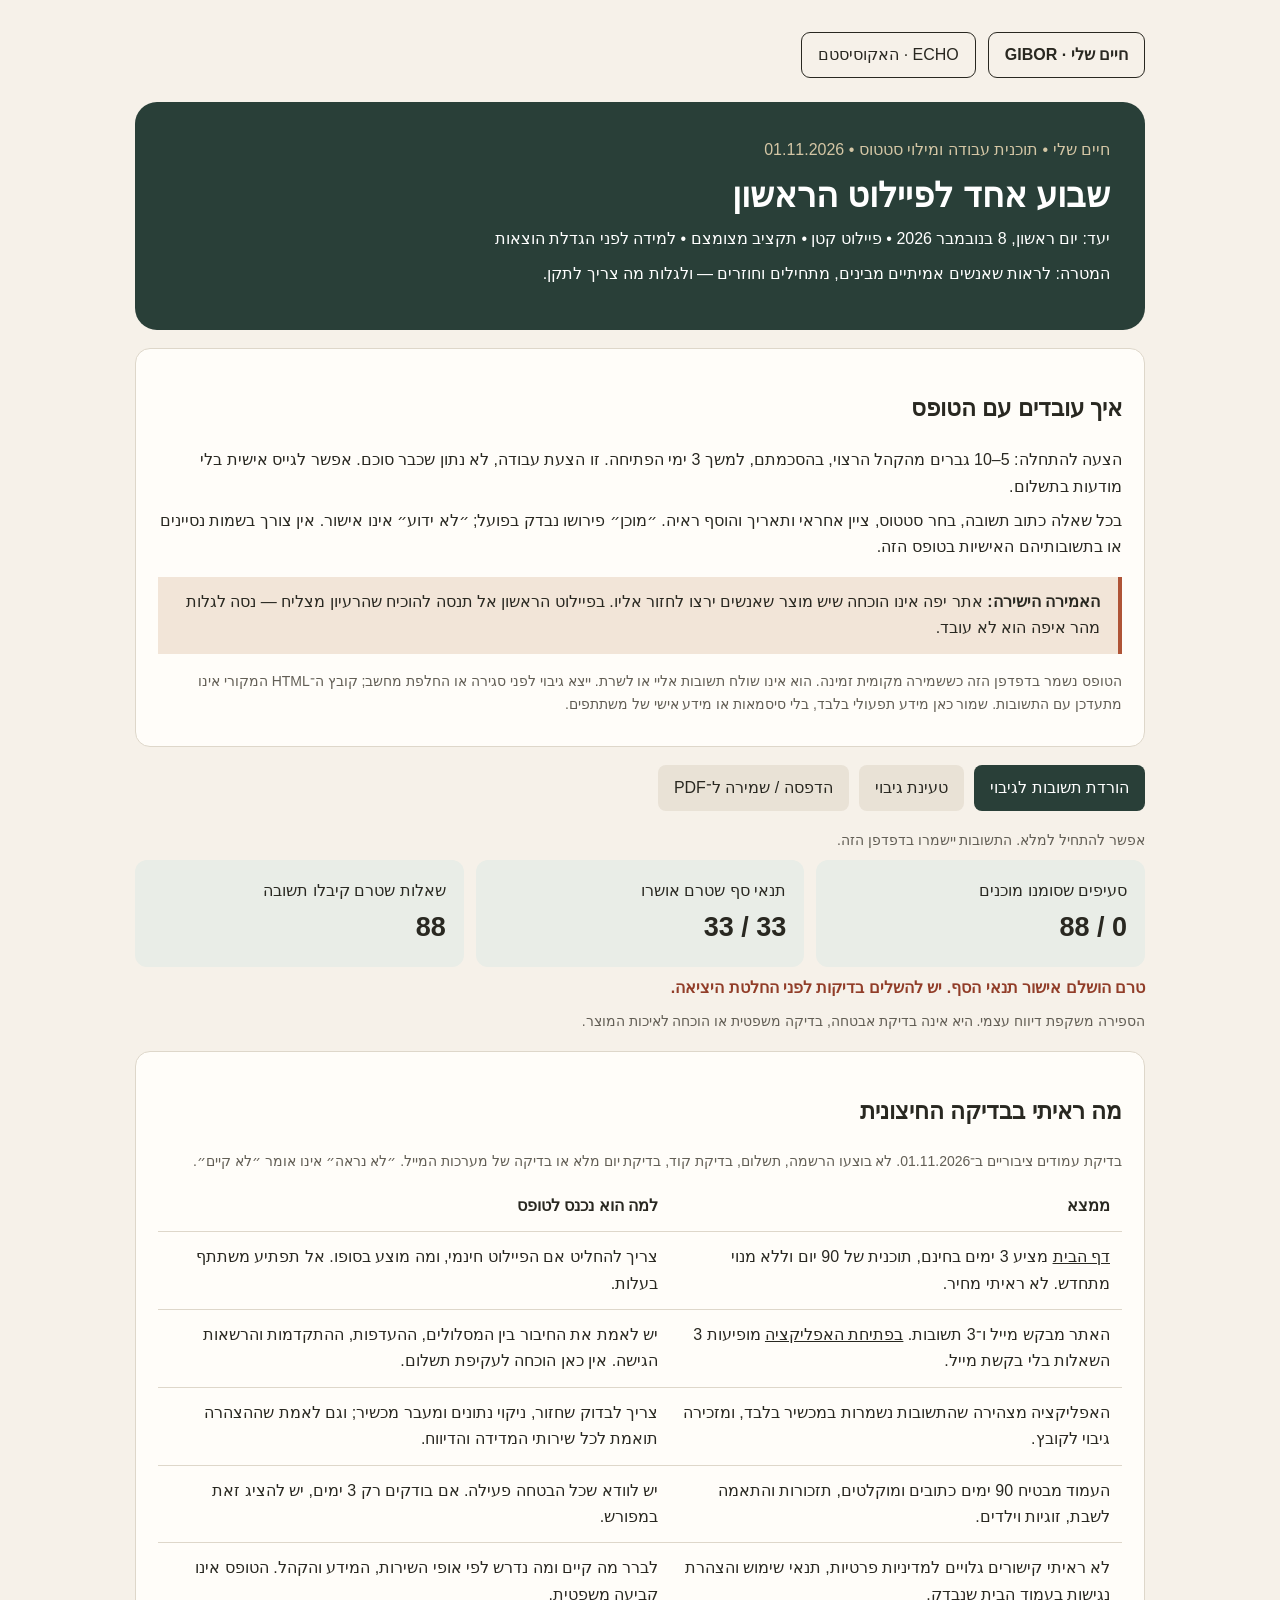
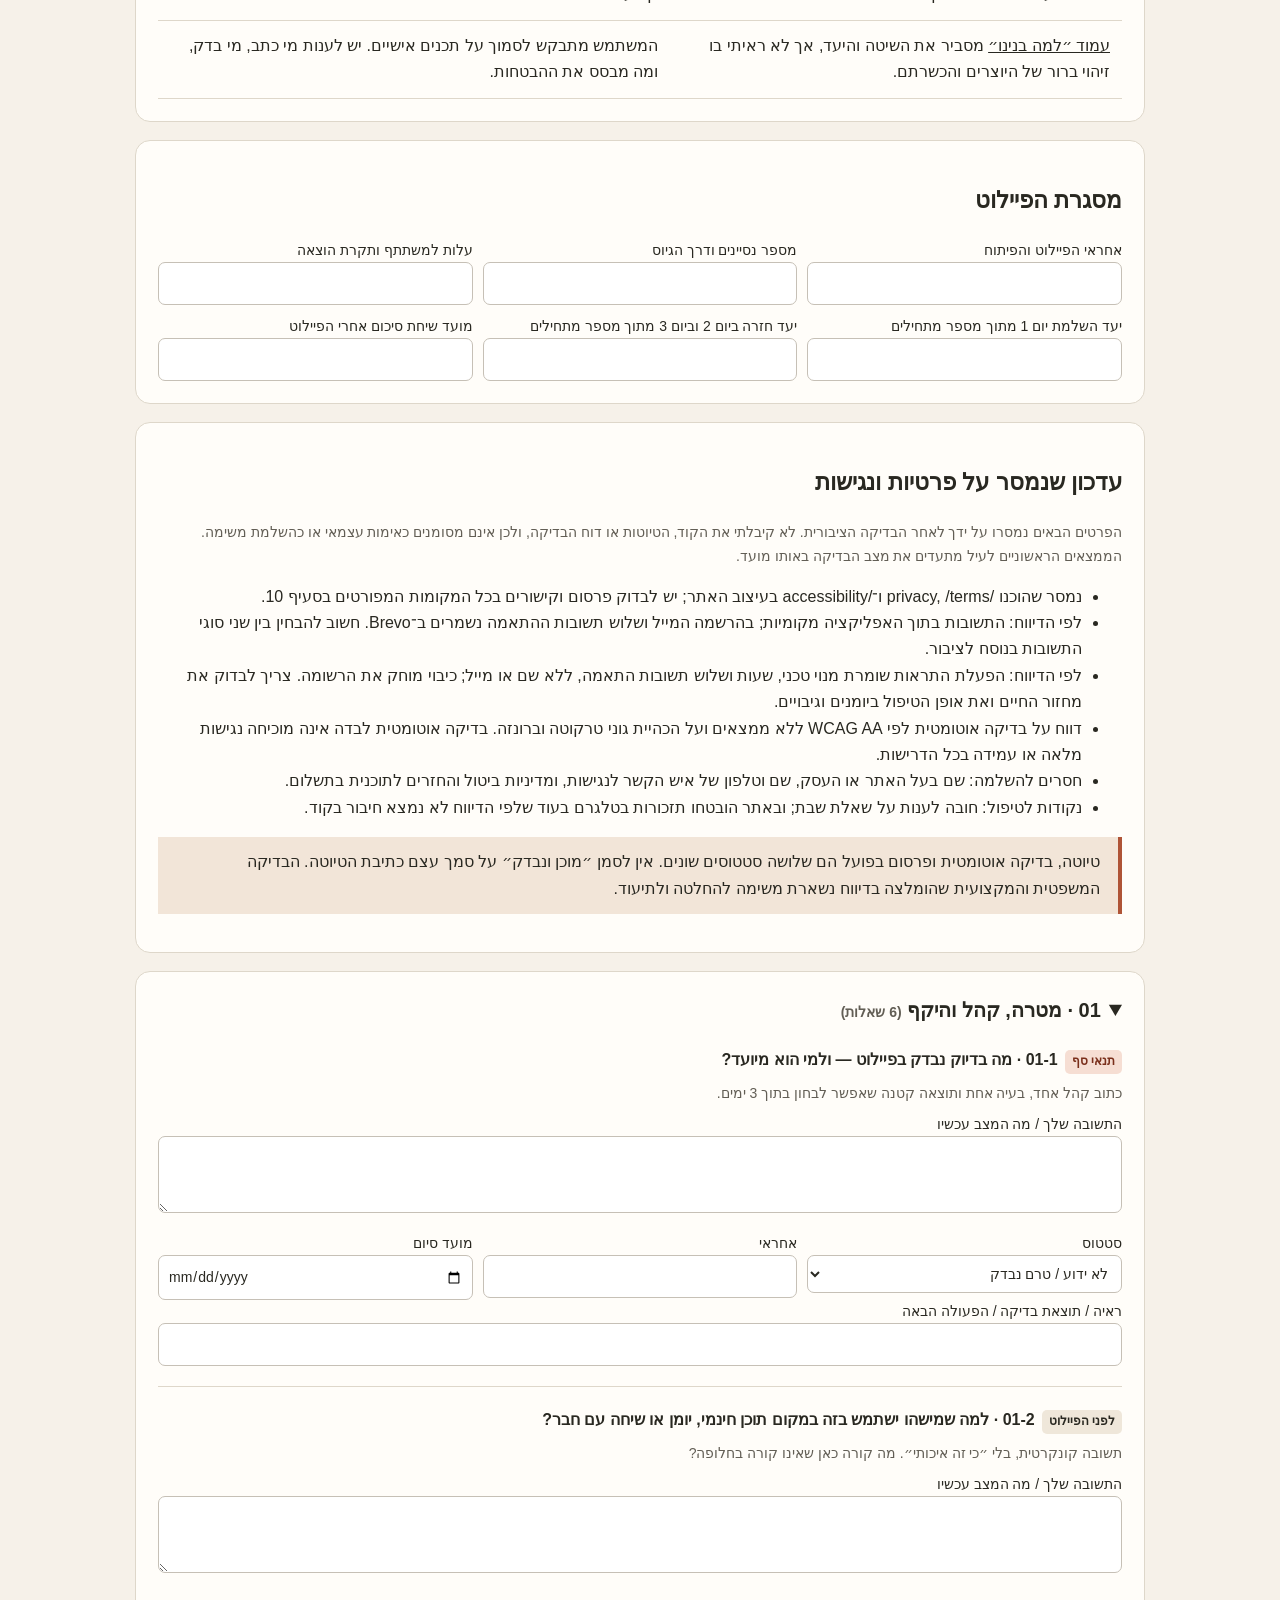
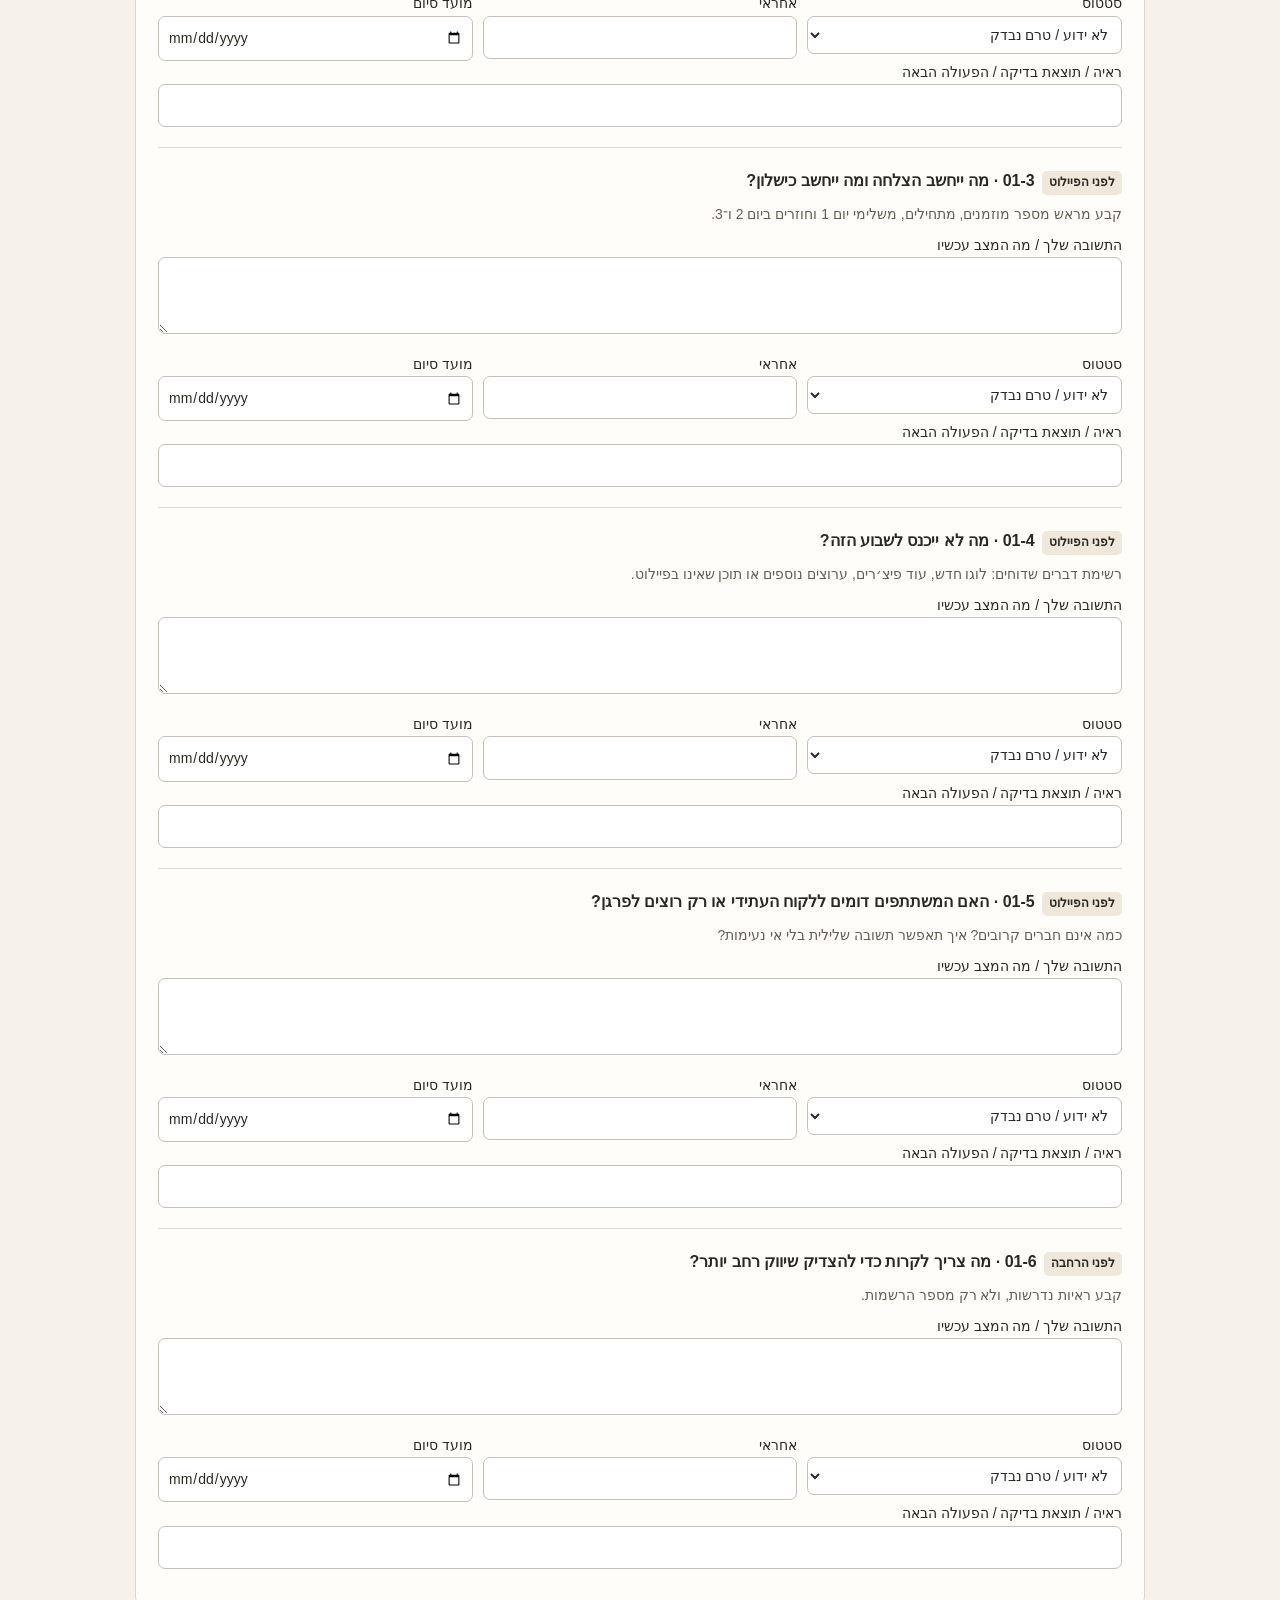
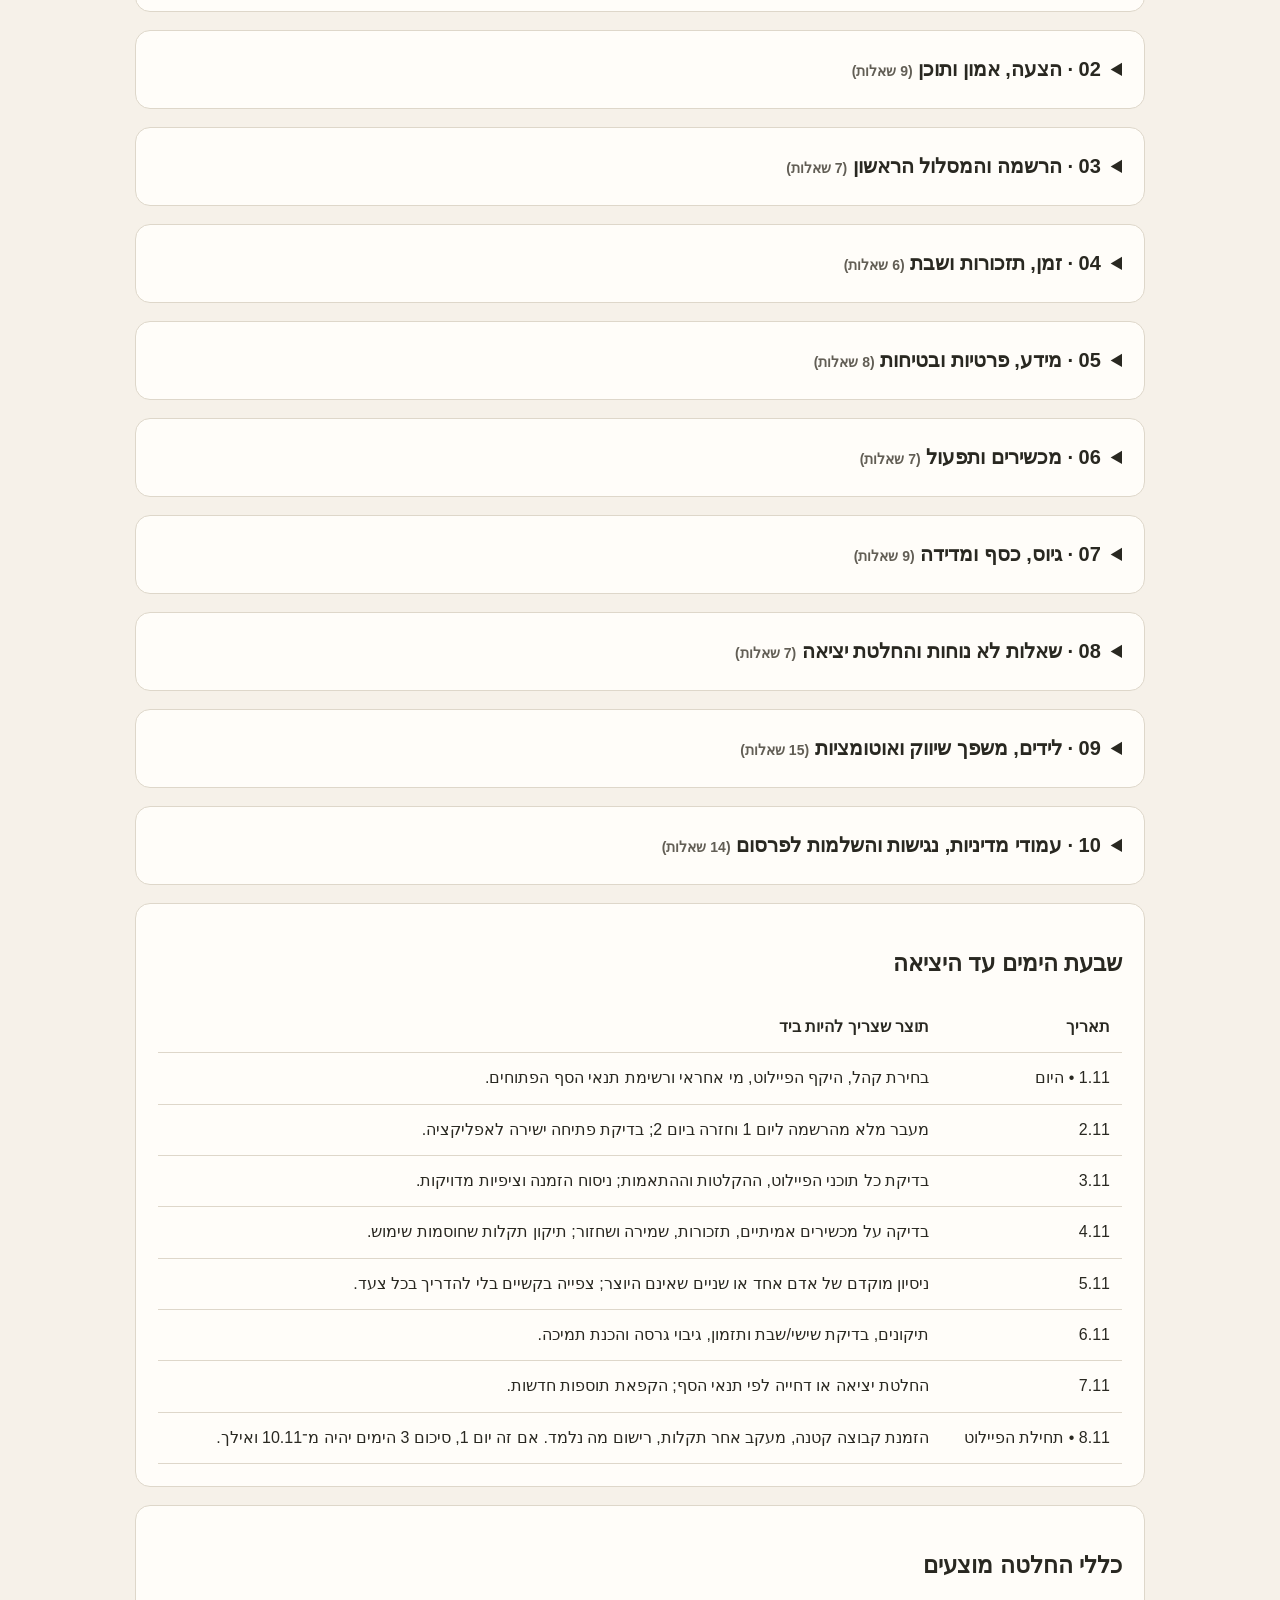
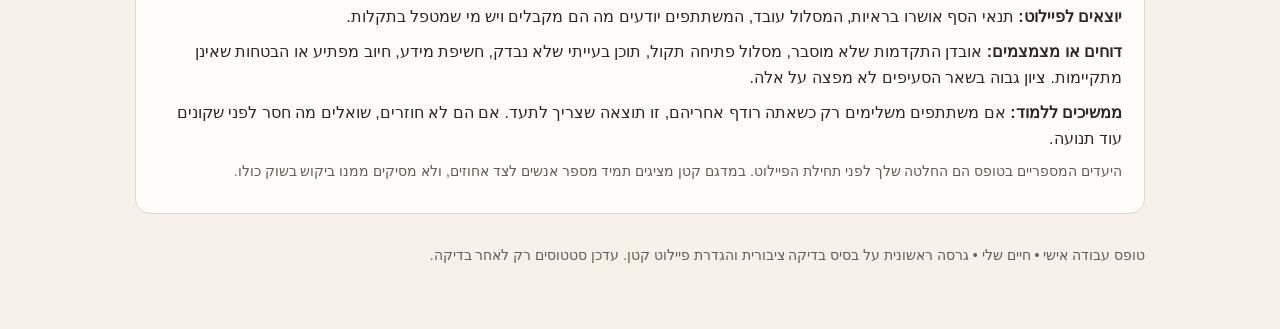
<file: gibor/index.html>
<!doctype html>
<html lang="he" dir="rtl"><head><meta name="robots" content="noindex"><meta charset="utf-8"><meta name="viewport" content="width=device-width,initial-scale=1"><title>GIBOR | חיים שלי — מוכנות לפיילוט</title>
<style>
:root{font-family:Arial,sans-serif;color:#292821;background:#f6f1e9;line-height:1.65}*{box-sizing:border-box}body{margin:0}main{max-width:1050px;margin:auto;padding:32px 20px}header{background:#293f38;color:#fff;border-radius:22px;padding:35px}h1{font-size:34px;line-height:1.25;margin:10px 0}h2{font-size:23px}h3{margin:0}.eyebrow{color:#d4c6a5}a{color:inherit}p{margin:8px 0}.intro,.panel,details{background:#fffdf9;padding:22px;border:1px solid #ded7ca;border-radius:15px;margin-top:18px}.note{border-right:4px solid #af5437;padding:12px 18px;background:#f2e5d8;margin:16px 0}.grid{display:grid;grid-template-columns:repeat(3,1fr);gap:12px}.metric{padding:18px;background:#e9ede7;border-radius:12px}.metric strong{display:block;font-size:27px}.toolbar{display:flex;flex-wrap:wrap;gap:10px;margin:18px 0}button,select,input,textarea{font:inherit}button{background:#293f38;color:white;border:0;border-radius:8px;padding:10px 16px;cursor:pointer}button.secondary{background:#e9e2d6;color:#292821}label{display:block;font-size:14px}input,textarea,select{width:100%;padding:9px;border:1px solid #c6c0b6;border-radius:7px;background:#fff;color:#292821}textarea{min-height:77px;resize:vertical}.fields{display:grid;grid-template-columns:1fr 1fr 1fr;gap:10px;margin-top:12px}.q{padding:20px 0;border-bottom:1px solid #ded7ca}.q:last-child{border:0}.tag{display:inline-block;font-size:12px;border-radius:5px;padding:2px 7px;background:#efe7da;margin-left:7px}.gate{background:#f6ded3;color:#7a2f1b}summary{font-size:20px;font-weight:bold;cursor:pointer}.small{font-size:14px;color:#625e55}.qtitle{font-weight:bold}.decision{font-weight:bold;color:#913d28}table{width:100%;border-collapse:collapse}td,th{padding:12px;text-align:right;border-bottom:1px solid #ded7ca;vertical-align:top}footer{margin:30px 0}.hidden{display:none}@media(max-width:650px){.fields,.grid{grid-template-columns:1fr}header{padding:23px}h1{font-size:28px}main{padding:16px 12px}td,th{padding:7px}}@media print{body{background:white}main{max-width:none;padding:0}header{background:#fff;color:#222;border:2px solid #293f38}.toolbar,.no-print{display:none}details{break-inside:auto}.q{break-inside:avoid}textarea{height:85px}summary{list-style:none}.grid{grid-template-columns:repeat(3,1fr)}.eyebrow{color:#555}}
</style></head><body><main id="haim-pilot"><nav aria-label="בחירת מיזם" style="display:flex;gap:12px;flex-wrap:wrap;margin-bottom:24px"><a href="/gibor/" aria-current="page" style="padding:9px 16px;border:1px solid currentColor;border-radius:9px;text-decoration:none;font-weight:bold;">חיים שלי · GIBOR</a><a href="/echo/"  style="padding:9px 16px;border:1px solid currentColor;border-radius:9px;text-decoration:none;">ECHO · האקוסיסטם</a></nav>
<header><div class="eyebrow">חיים שלי • תוכנית עבודה ומילוי סטטוס • 01.11.2026</div><h1>שבוע אחד לפיילוט הראשון</h1><p>יעד: יום ראשון, 8 בנובמבר 2026 • פיילוט קטן • תקציב מצומצם • למידה לפני הגדלת הוצאות</p><p>המטרה: לראות שאנשים אמיתיים מבינים, מתחילים וחוזרים — ולגלות מה צריך לתקן.</p></header>
<section class="intro"><h2>איך עובדים עם הטופס</h2><p>הצעה להתחלה: 5–10 גברים מהקהל הרצוי, בהסכמתם, למשך 3 ימי הפתיחה. זו הצעת עבודה, לא נתון שכבר סוכם. אפשר לגייס אישית בלי מודעות בתשלום.</p><p>בכל שאלה כתוב תשובה, בחר סטטוס, ציין אחראי ותאריך והוסף ראיה. ״מוכן״ פירושו נבדק בפועל; ״לא ידוע״ אינו אישור. אין צורך בשמות נסיינים או בתשובותיהם האישיות בטופס הזה.</p><div class="note"><b>האמירה הישירה:</b> אתר יפה אינו הוכחה שיש מוצר שאנשים ירצו לחזור אליו. בפיילוט הראשון אל תנסה להוכיח שהרעיון מצליח — נסה לגלות מהר איפה הוא לא עובד.</div><p class="small">הטופס נשמר בדפדפן הזה כששמירה מקומית זמינה. הוא אינו שולח תשובות אליי או לשרת. ייצא גיבוי לפני סגירה או החלפת מחשב; קובץ ה־HTML המקורי אינו מתעדכן עם התשובות. שמור כאן מידע תפעולי בלבד, בלי סיסמאות או מידע אישי של משתתפים.</p></section>
<div class="toolbar"><button id="export">הורדת תשובות לגיבוי</button><button class="secondary" id="import">טעינת גיבוי</button><button class="secondary" id="print">הדפסה / שמירה ל־PDF</button><input id="file" type="file" accept="application/json" hidden></div><p id="save" class="small" aria-live="polite"></p>
<section class="grid" aria-label="התקדמות"><div class="metric">סעיפים שסומנו מוכנים<strong id="ready">0</strong></div><div class="metric">תנאי סף שטרם אושרו<strong id="gates">0</strong></div><div class="metric">שאלות שטרם קיבלו תשובה<strong id="unanswered">0</strong></div></section><p class="decision" id="decision" aria-live="polite"></p><p class="small">הספירה משקפת דיווח עצמי. היא אינה בדיקת אבטחה, בדיקה משפטית או הוכחה לאיכות המוצר.</p>
<section class="panel"><h2>מה ראיתי בבדיקה החיצונית</h2><p class="small">בדיקת עמודים ציבוריים ב־01.11.2026. לא בוצעו הרשמה, תשלום, בדיקת קוד, בדיקת יום מלא או בדיקה של מערכות המייל. ״לא נראה״ אינו אומר ״לא קיים״.</p><table><thead><tr><th>ממצא</th><th>למה הוא נכנס לטופס</th></tr></thead><tbody><tr><td><a href="https://haim-sheli.com/">דף הבית</a> מציע 3 ימים בחינם, תוכנית של 90 יום וללא מנוי מתחדש. לא ראיתי מחיר.</td><td>צריך להחליט אם הפיילוט חינמי, ומה מוצע בסופו. אל תפתיע משתתף בעלות.</td></tr><tr><td>האתר מבקש מייל ו־3 תשובות. <a href="https://haim-sheli.com/app">בפתיחת האפליקציה</a> מופיעות 3 השאלות בלי בקשת מייל.</td><td>יש לאמת את החיבור בין המסלולים, ההעדפות, ההתקדמות והרשאות הגישה. אין כאן הוכחה לעקיפת תשלום.</td></tr><tr><td>האפליקציה מצהירה שהתשובות נשמרות במכשיר בלבד, ומזכירה גיבוי לקובץ.</td><td>צריך לבדוק שחזור, ניקוי נתונים ומעבר מכשיר; וגם לאמת שההצהרה תואמת לכל שירותי המדידה והדיווח.</td></tr><tr><td>העמוד מבטיח 90 ימים כתובים ומוקלטים, תזכורות והתאמה לשבת, זוגיות וילדים.</td><td>יש לוודא שכל הבטחה פעילה. אם בודקים רק 3 ימים, יש להציג זאת במפורש.</td></tr><tr><td>לא ראיתי קישורים גלויים למדיניות פרטיות, תנאי שימוש והצהרת נגישות בעמוד הבית שנבדק.</td><td>לברר מה קיים ומה נדרש לפי אופי השירות, המידע והקהל. הטופס אינו קביעה משפטית.</td></tr><tr><td><a href="https://haim-sheli.com/why">עמוד ״למה בנינו״</a> מסביר את השיטה והיעד, אך לא ראיתי בו זיהוי ברור של היוצרים והכשרתם.</td><td>המשתמש מתבקש לסמוך על תכנים אישיים. יש לענות מי כתב, מי בדק, ומה מבסס את ההבטחות.</td></tr></tbody></table></section>
<section class="panel"><h2>מסגרת הפיילוט</h2><div id="meta"></div></section>
<section class="panel"><h2>עדכון שנמסר על פרטיות ונגישות</h2><p class="small">הפרטים הבאים נמסרו על ידך לאחר הבדיקה הציבורית. לא קיבלתי את הקוד, הטיוטות או דוח הבדיקה, ולכן אינם מסומנים כאימות עצמאי או כהשלמת משימה. הממצאים הראשוניים לעיל מתעדים את מצב הבדיקה באותו מועד.</p><ul><li>נמסר שהוכנו /privacy, /terms ו־/accessibility בעיצוב האתר; יש לבדוק פרסום וקישורים בכל המקומות המפורטים בסעיף 10.</li><li>לפי הדיווח: התשובות בתוך האפליקציה מקומיות; בהרשמה המייל ושלוש תשובות ההתאמה נשמרים ב־Brevo. חשוב להבחין בין שני סוגי התשובות בנוסח לציבור.</li><li>לפי הדיווח: הפעלת התראות שומרת מנוי טכני, שעות ושלוש תשובות התאמה, ללא שם או מייל; כיבוי מוחק את הרשומה. צריך לבדוק את מחזור החיים ואת אופן הטיפול ביומנים וגיבויים.</li><li>דווח על בדיקה אוטומטית לפי WCAG AA ללא ממצאים ועל הכהיית גוני טרקוטה וברונזה. בדיקה אוטומטית לבדה אינה מוכיחה נגישות מלאה או עמידה בכל הדרישות.</li><li>חסרים להשלמה: שם בעל האתר או העסק, שם וטלפון של איש הקשר לנגישות, ומדיניות ביטול והחזרים לתוכנית בתשלום.</li><li>נקודות לטיפול: חובה לענות על שאלת שבת; ובאתר הובטחו תזכורות בטלגרם בעוד שלפי הדיווח לא נמצא חיבור בקוד.</li></ul><div class="note">טיוטה, בדיקה אוטומטית ופרסום בפועל הם שלושה סטטוסים שונים. אין לסמן ״מוכן ונבדק״ על סמך עצם כתיבת הטיוטה. הבדיקה המשפטית והמקצועית שהומלצה בדיווח נשארת משימה להחלטה ולתיעוד.</div></section>
<div id="sections"></div>
<section class="panel"><h2>שבעת הימים עד היציאה</h2><table><thead><tr><th>תאריך</th><th>תוצר שצריך להיות ביד</th></tr></thead><tbody><tr><td>1.11 • היום</td><td>בחירת קהל, היקף הפיילוט, מי אחראי ורשימת תנאי הסף הפתוחים.</td></tr><tr><td>2.11</td><td>מעבר מלא מהרשמה ליום 1 וחזרה ביום 2; בדיקת פתיחה ישירה לאפליקציה.</td></tr><tr><td>3.11</td><td>בדיקת כל תוכני הפיילוט, ההקלטות וההתאמות; ניסוח הזמנה וציפיות מדויקות.</td></tr><tr><td>4.11</td><td>בדיקה על מכשירים אמיתיים, תזכורות, שמירה ושחזור; תיקון תקלות שחוסמות שימוש.</td></tr><tr><td>5.11</td><td>ניסיון מוקדם של אדם אחד או שניים שאינם היוצר; צפייה בקשיים בלי להדריך בכל צעד.</td></tr><tr><td>6.11</td><td>תיקונים, בדיקת שישי/שבת ותזמון, גיבוי גרסה והכנת תמיכה.</td></tr><tr><td>7.11</td><td>החלטת יציאה או דחייה לפי תנאי הסף; הקפאת תוספות חדשות.</td></tr><tr><td>8.11 • תחילת הפיילוט</td><td>הזמנת קבוצה קטנה, מעקב אחר תקלות, רישום מה נלמד. אם זה יום 1, סיכום 3 הימים יהיה מ־10.11 ואילך.</td></tr></tbody></table></section>
<section class="panel"><h2>כללי החלטה מוצעים</h2><p><b>יוצאים לפיילוט:</b> תנאי הסף אושרו בראיות, המסלול עובד, המשתתפים יודעים מה הם מקבלים ויש מי שמטפל בתקלות.</p><p><b>דוחים או מצמצמים:</b> אובדן התקדמות שלא מוסבר, מסלול פתיחה תקול, תוכן בעייתי שלא נבדק, חשיפת מידע, חיוב מפתיע או הבטחות שאינן מתקיימות. ציון גבוה בשאר הסעיפים לא מפצה על אלה.</p><p><b>ממשיכים ללמוד:</b> אם משתתפים משלימים רק כשאתה רודף אחריהם, זו תוצאה שצריך לתעד. אם הם לא חוזרים, שואלים מה חסר לפני שקונים עוד תנועה.</p><p class="small">היעדים המספריים בטופס הם החלטה שלך לפני תחילת הפיילוט. במדגם קטן מציגים תמיד מספר אנשים לצד אחוזים, ולא מסיקים ממנו ביקוש בשוק כולו.</p></section>
<footer class="small">טופס עבודה אישי • חיים שלי • גרסה ראשונית על בסיס בדיקה ציבורית והגדרת פיילוט קטן. עדכן סטטוסים רק לאחר בדיקה.</footer>
</main><script>
const groups=[
['01','מטרה, קהל והיקף',[
['G','מה בדיוק נבדק בפיילוט — ולמי הוא מיועד?','כתוב קהל אחד, בעיה אחת ותוצאה קטנה שאפשר לבחון בתוך 3 ימים.'],
['P','למה שמישהו ישתמש בזה במקום תוכן חינמי, יומן או שיחה עם חבר?','תשובה קונקרטית, בלי ״כי זה איכותי״. מה קורה כאן שאינו קורה בחלופה?'],
['P','מה ייחשב הצלחה ומה ייחשב כישלון?','קבע מראש מספר מוזמנים, מתחילים, משלימי יום 1 וחוזרים ביום 2 ו־3.'],
['P','מה לא ייכנס לשבוע הזה?','רשימת דברים שדוחים: לוגו חדש, עוד פיצ׳רים, ערוצים נוספים או תוכן שאינו בפיילוט.'],
['P','האם המשתתפים דומים ללקוח העתידי או רק רוצים לפרגן?','כמה אינם חברים קרובים? איך תאפשר תשובה שלילית בלי אי נעימות?'],
['L','מה צריך לקרות כדי להצדיק שיווק רחב יותר?','קבע ראיות נדרשות, ולא רק מספר הרשמות.']]],
['02','הצעה, אמון ותוכן',[
['G','האם כל הבטחה שהנסיין רואה נכונה כבר עכשיו?','90 ימים מוקלטים? תזכורות? התאמות? אם משהו עדיין לא מוכן, ציין זאת לפני ההצטרפות.'],
['G','מי כתב ובדק את 3 ימי הפיילוט?','האם איש מקצוע מתאים עבר על התוכן ועל גבולותיו? תעד זהות, ניסיון, הערות ותיקונים.'],
['G','האם הנסיין מבין שזה פיילוט ומה מגבלותיו?','היקף גישה, משך, חינם או תשלום, תמיכה, תקלות אפשריות ואיך עוזבים.'],
['P','מי עומד מאחורי חיים שלי, ולמה לתת בו אמון?','שם או זהות עסקית, ניסיון רלוונטי, יצירת קשר והבחנה ברורה בין ניסיון אישי להכשרה.'],
['P','מהו רגע הערך הראשון ביום 1?','מה המשתתף עושה או מבין בפועל, וכמה זמן עובר עד שזה קורה?'],
['P','האם המסר ברור בתוך כמה שניות לאדם זר?','בקש מנסיין להסביר במילים שלו מה זה, למי זה ומה עושים היום.'],
['P','האם כל הקלטה ותוכן נבדקו במכשיר אמיתי?','ווליום, דיבור, טקסט חלופי, שגיאות, משך, מוזיקת רקע וזכויות שימוש.'],
['P','האם ההתאמות הן תוכן שונה ואיכותי או רק הבטחה?','בדוק רווק/בזוגיות, הורה/ללא ילדים ושבת. מה קורה אם משנים העדפה?'],
['L','מה הראיות לתועלת של התוכנית?','משוב אמיתי והיקפו, בלי להמציא המלצות. מדידה עצמית אינה הוכחה שהמוצר גרם לשינוי.']]],
['03','הרשמה והמסלול הראשון',[
['G','האם אדם חדש יכול להתחיל בלי עזרה שלך?','נסה מהקישור שישלח בפועל, במכשיר חדש: הרשמה, קבלת הודעה, פתיחת האפליקציה ותחילת יום 1.'],
['G','מה קורה בכניסה ישירה ל־/app לעומת הרשמה באתר?','בדוק אם ההעדפות עוברות, אם צריך למלא פעמיים, ואיך מזוהים גישה, משתמש והתקדמות.'],
['G','האם השלמה של יום 1 נשמרת אחרי סגירה ופתיחה?','בדוק רענון, סגירת דפדפן, כניסה למחרת ומצב פרטי. הסבר מראש מצבים שאינם נתמכים.'],
['P','איך חוזרים לתוכנית מחר בלי לחפש את הקישור?','מייל, סימנייה או הוספה למסך הבית; בדוק עם מי שלא מכיר אפליקציות דפדפן.'],
['P','האם הודעת הפתיחה מגיעה והקישור בה עובד?','בדוק כתובת תקינה, שגיאת הקלדה, דואר זבל, הרשמה כפולה וזמן הגעה.'],
['P','מה רואים כשאין אינטרנט או כשמשהו נכשל?','הודעה ברורה, אפשרות לנסות שוב וכתובת תמיכה; לא מסך תקוע.'],
['P','האם אפשר להבין כמה זמן נדרש ומה הצעד הבא?','בוקר, פעולה, ערב: המשתמש יודע מתי סיים ומתי לחזור.']]],
['04','זמן, תזכורות ושבת',[
['G','האם יום 2 ויום 3 נפתחים נכון בפועל?','בדוק תאריך התחלה, חצות, אזור זמן ושעון המכשיר. אל תסתפק בבדיקת יום 1.'],
['P','מה קורה אם נרשמים בערב או מפספסים יום?','האם התוכן רץ קדימה או ממתין? האם ההסבר באתר תואם?'],
['P','האם כל תזכורת שהובטחה באמת נשלחת?','ערוץ, שעות, קישור ליום המתאים, כפל הודעות ושינוי העדפות.'],
['P','האם תזכורות שבת מתנהגות כפי שהובטח?','מועד פתיחת תוכן, ערב שבת ומוצאי שבת; מה נתמך גאוגרפית ומה לא?'],
['P','האם אפשר להשתיק ולהפסיק תזכורות בקלות?','הפרד תזכורות שירות מעדכוני שיווק והסבר מה מפסיקים.'],
['L','מה קורה אם המשתתף מחליף ערוץ או חוזר אחרי הפסקה?','מייל מול טלגרם, קישור חדש ושמירת רצף.']]],
['05','מידע, פרטיות ובטיחות',[
['G','האם ההצהרה ״התשובות נשארות רק אצלך״ נבדקה טכנית?','אחסון, שרתים, אנליטיקה, דיווח תקלות, יומנים וגיבויים. בקש ראיה מהמפתח; בדיקה זו טרם בוצעה.'],
['G','האם המשתתף יודע מה יקרה למחיקת נתוני דפדפן או החלפת טלפון?','הסבר מגבלות מקומיות מראש. בדוק ייצוא, ייבוא ושחזור אמיתיים אם מוצעים.'],
['G','האם נמנעת חשיפה של תשובות אישיות לאחרים?','מכשיר משותף, קובץ גיבוי, צילום מסך, קריאת תמיכה ונתונים שנכנסים בטעות למדידה.'],
['G','האם קיימים הסבר פרטיות וגבולות שירות ברורים לפיילוט?','מה נאסף בהרשמה, למה, היכן, למי יש גישה, לכמה זמן ואיך מבקשים מחיקה; אמת את הנוסח עם מי שמכיר את המערכת.'],
['G','איך פועלים אם תוכן מעורר מצוקה או אם מישהו מבקש עזרה דחופה?','כתוב גבולות: אין ניטור תשובות אישיות ואין שירות חירום. הגדר מענה אחראי ותהליך הפניה מתאים.'],
['P','למי התוכנית אינה מתאימה והאם יש גיל מינימום?','התאמה לתוכן, קהל הפיילוט ואופן הטיפול בפניות שאינן מתאימות.'],
['P','מי יכול לגשת למיילים ולרשימות המשתתפים?','גישה מוגבלת, הגנה על חשבונות, ביטול גישה כשצריך; אין לרשום סודות בטופס.'],
['P','האם נבדקו דרישות משפטיות ונגישות הרלוונטיות להפעלה?','זהות מפעיל, מסמכים, הסכמות, זכויות תוכן ואופן פנייה. קבל בדיקה מותאמת לפי הצורך; הטופס אינו חוות דעת משפטית.']]],
['06','מכשירים ותפעול',[
['G','האם המסלול הקריטי עבר במכשירים של המשתתפים?','לפחות מכשירי iPhone ו־Android אם שניהם בקהל, וכן הדפדפן מתוך WhatsApp/מייל שממנו יגיעו.'],
['P','האם המסכים קריאים ונוחים בלי הסבר?','עברית ו־RTL, מקלדת, טקסט מוגדל, ניגודיות, כפתורים והודעות שגיאה.'],
['P','האם האודיו עובד בתנאי שימוש רגילים?','הרשאות, אוזניות, הפסקה וחידוש, נעילת מסך אם נתמכת, וחלופה טקסטואלית.'],
['G','מי פותר תקלה שחוסמת נסיין ביום ההשקה?','שם, דרך קשר, חלון זמינות וזמן תגובה שהובטח. אם אתה לבד — צמצם מספר משתתפים בהתאם.'],
['G','האם יש דרך לעצור הזמנות במקרה של תקלה חמורה?','מי מחליט, איך מודיעים למשתתפים ואיך חוזרים לגרסה שעבדה.'],
['P','האם התשתיות הבסיסיות פעילות לשבוע הקרוב?','דומיין, אחסון, שליחת מייל, מכסות, גיבוי קוד ותוכן ועלויות צפויות.'],
['L','מה נשאר לעשות לפני הגדלת מספר המשתמשים?','בדיקות עומס, ניטור מתקדם ואוטומציה — לפי צורך, לא בהכרח לפני קבוצה קטנה.']]],
['07','גיוס, כסף ומדידה',[
['G','האם ברור מראש אם הפיילוט חינמי או בתשלום?','אם חינמי — אין צורך להקים סליקה רק לתרגול. אם בתשלום — מחיר מלא, תנאים, אישור תשלום וביטול חייבים להיבדק.'],
['P','מי בדיוק יקבל הזמנה ואיך תגיע אליו?','רשימה קטנה של מועמדים מתאימים, לא דיוור המוני. מי אחראי על ההזמנות?'],
['P','מה תכתוב בהזמנה בלי להבטיח שינוי שלא נבדק?','הסבר קצר: פיילוט, 3 ימים, מה עושים, כמה זמן, עלות ומה מבקשים במשוב.'],
['P','מה תקרת ההוצאה שאתה מוכן להפסיד לצורך למידה?','הפרד בין תשתית לפרסום. ברירת עבודה מוצעת: גיוס אישי לפני מודעות.'],
['G','איך תדע כמה התחילו, השלימו וחזרו בלי לקרוא תשובות אישיות?','אפשר מעקב ידני בהסכמה. בחר מידע מינימלי והסבר למשתתפים מה אתה מודד.'],
['P','מתי ובאיזה אופן תקבל משוב כן?','אחרי יום 1 ואחרי יום 3: מה בלבל, מה הועיל, מה היה מיותר ולמה לא חזרו.'],
['P','מה תשאל את מי שלא התחיל או פרש?','הסיבה בפועל חשובה יותר מהניחוש שלך. אל תסתפק במשוב של מי שסיים.'],
['P','האם מישהו היה מוכן לשלם, וכמה — אחרי השימוש?','הבחן בין ״רעיון יפה״, כוונת תשלום ותשלום בפועל. אל תציג אותם כאותה ראיה.'],
['L','מה העלות לכל משתמש שחוזר ומוצא ערך?','אם אין הוצאה פרסומית אין צורך להמציא CAC. תעד גם זמן תמיכה ועלויות משתנות.']]],
['08','שאלות לא נוחות והחלטת יציאה',[
['P','האם אתה מנסה לעזור לקהל מוגדר או בעיקר רוצה כבר להשיק?','איזו שיחה עם אדם אמיתי שינתה משהו במוצר?'],
['P','מה אם אנשים יגידו שזה כללי, מטיף או לא מתאים לחיים שלהם?','מה תשנה, ומה יגרום לך לשנות את הכיוון עצמו?'],
['P','האם ״אין קבוצה ואין שיחות״ הוא יתרון עבור הקהל או מחסור בתמיכה?','שאל נסיינים; אל תחליט עבורם.'],
['P','האם שלושה ימים מספיקים להרגיש תועלת ולהחליט על 90 יום?','אם לא, מה צריך לשנות בהצעה או בחוויית הפתיחה?'],
['G','האם כל תנאי הסף פתורים ויש ראיה לכל אחד?','אין לעקוף סעיף קריטי בגלל תאריך או בגלל שכבר הושקע זמן. ״לא רלוונטי״ דורש הסבר.'],
['P','מהם שלושת הסיכונים הגדולים ומה תוכנית התגובה?','לכל סיכון: סימן מוקדם, אחראי, פעולה ותנאי עצירה.'],
['G','מה ההחלטה הסופית ומי אחראי לה?','יציאה, יציאה בהיקף מצומצם או דחייה; כתוב נימוק, תאריך והפעולה הבאה.']]]
];
groups.push(['09','לידים, משפך שיווק ואוטומציות',[
['G','האם כל הרשמה תקינה נשמרת פעם אחת במאגר הלידים?','לפי הדיווח המאגר הוא Brevo. בדוק טופס → רשומה בפועל, שגיאת שרת, מייל שגוי, הרשמה כפולה ומניעת אובדן ליד.'],
['P','אילו שדות נשמרים לכל ליד ומה מטרתם?','מייל, מועד, מקור, שלוש תשובות התאמה, סטטוס ותיעוד הסכמה לפי הצורך. הגדר חובה/רשות ומשך שמירה; אל תאסוף נתונים רק כי אפשר.'],
['P','איך נשמר מקור ההגעה לאורך ההרשמה?','הגדר UTM וקישור ייעודי לכל ערוץ, מקור ראשון/אחרון לפי החלטה, וכניסה ישירה בלי מקור. אל תכניס מייל או תשובות אישיות לכתובת URL.'],
['G','מהן תחנות המשפך ואיך מודדים כל אחת?','ביקור → הרשמה שנשמרה → פתיחת האפליקציה → התחלת יום 1 → השלמה → חזרה ביום 2 וביום 3 → רכישה, אם קיימת. הגדר אירוע, מכנה ומקור נתונים לכל שלב.'],
['G','איך מודדים שימוש בלי לסתור את הבטחת הפרטיות?','הגדר אם המעקב אנונימי, מצרפי או מקושר לליד; הסבר זאת. אל תשלח את תוכן התשובות האישיות. לפיילוט אפשר גם דיווח ידני בהסכמה.'],
['P','האם אפשר להבחין בין אדם, מכשיר וביקור?','קבע מזהים מינימליים ומגבלות המדידה: מכשיר משותף, מעבר טלפון, כפילות וחסימת מדידה. אל תציג ביקורים כאנשים.'],
['P','מה מפעיל כל אוטומציה ומהו הכלי המתאים?','שרטט טריגר → תנאי → פעולה → עדכון סטטוס. בדוק אם אוטומציות Brevo מספיקות; n8n הוא אפשרות לחיבור, לא דרישת סף בפני עצמו.'],
['G','האם הרשמה מפעילה הודעת פתיחה תקינה?','בדוק רשומה במאגר, הודעה אחת, קישור נכון ויכולת להתחיל. אל תסמן הצלחה רק כי הטופס הציג תודה.'],
['P','איך מנוהלים סטטוסים ורצפי הודעות?','הפרד נרשם, התחיל, חזר, סיים ניסיון, רכש, ביקש להסיר ונכשל משלוח. מה עוצר או משנה רצף בכל מעבר?'],
['G','מה קורה כשחיבור או אוטומציה נכשלים?','התראה לאחראי, תור ניסיונות חוזרים, זיהוי פעולה שכבר הושלמה ומניעת מייל כפול. בדוק כשל אמיתי ומענה ידני זמני.'],
['P','האם תשתית המייל ומצב המסירה נבדקו?','אימות דומיין ושולח, SPF/DKIM/DMARC לפי הספק, החזרות, תלונות וחסימות. נשלח, נמסר, נפתח ונלחץ הם מדדים שונים; פתיחות אינן מדד אמין יחיד.'],
['G','האם הסרה ומחיקה מתבצעות בכל המערכות הרלוונטיות?','בדוק הסרה מדיוור, הפסקת רצפים, בקשת מחיקה והבחנה מכיבוי התראות. ודא שאוטומציה חוזרת אינה מחזירה אדם לרשימה בניגוד להעדפתו.'],
['P','מה יופיע בדוח הפיילוט ומי יפעל לפיו?','מספרים מוחלטים לצד שיעורים, מקור ליד, המרה בין שלבים, זמן לערך ראשון, חזרה, תקלות וזמן תמיכה. קבע מועד בדיקה ופעולה בעקבות כל חריגה.'],
['L','איך תשלום מתחבר למאגר, לגישה ולהודעות?','בדוק webhook מאומת, כפילות, תשלום שנכשל, ביטול והחזר. קבע מקור אמת לסטטוס רכישה ובדוק שלא נשלחת הצעת רכישה למי שכבר שילם.'],
['L','מתי מוצדק להוסיף פרסום, פיקסלים או עוד כלים?','הגדר צורך מדיד, עלות כוללת, הרשאות ופרטיות. אל תוסיף מערכת מורכבת לפני שיש שימוש חוזר ותהליך בסיסי שעובד.']]]);
groups.push(['10','עמודי מדיניות, נגישות והשלמות לפרסום',[
['G','האם /privacy, /terms ו־/accessibility פורסמו בגרסה המאושרת?','לפי הדיווח הוכנו טיוטות באותו עיצוב. בדוק שכל כתובת נפתחת, התוכן מלא, הקריאות תקינה ויש תאריך עדכון. אין כאן אישור משפטי של הנוסחים.'],
['P','האם קישורי שלושת העמודים קיימים בכל תחתיות העמודים?','בדוק דף נחיתה, עמוד למה ושלושת העמודים החדשים עצמם; לחץ על כל קישור גם במובייל.'],
['G','האם מתחת לטופס מופיעים הקישורים והסבר מדויק על שמירת המידע?','ציין לפי המימוש המאומת שהמייל ושלוש תשובות ההתאמה נשמרים ב־Brevo ולשם מה. אל תבלבל אותם עם תשובות התרגול שנשארות במכשיר.'],
['P','האם הקישורים זמינים במסך הפתיחה ובהגדרות האפליקציה?','בדוק לפני תחילת שימוש וגם אחרי ההצטרפות, בלי אובדן התקדמות ובמכשירים הרלוונטיים.'],
['G','מה השם המלא או שם העסק שיפורסם כבעל האתר?','השלם את זהות המפעיל ואת פרטי הקשר הנדרשים בנוסחים. זהו פרט שדווח כחסר.'],
['P','מי איש הקשר לנגישות ומה שמו והטלפון לפרסום?','השלם שם וטלפון, אמת את המייל שכבר מופיע ואת דרך הטיפול בפניות. בדוק התאמה של התפקיד והנוסח למצב בפועל.'],
['G','מה מדיניות הביטול וההחזרים של התוכנית בתשלום?','הגדר הצעה, מחיר, מועד גישה, תהליך בקשה והחזרים; בדוק התאמה לדרישות החלות. בפיילוט חינמי אפשר לנמק אי־רלוונטיות, אך יש להשלים לפני מכירה.'],
['G','האם מפת המידע שבמדיניות תואמת לקוד ולספקים?','אמת בנפרד: תשובות תרגול במכשיר; מייל ושלוש תשובות התאמה ב־Brevo; מנוי התראות, שעות ושלוש תשובות התאמה במערכת ההתראות. תעד ספקים, גישה ושמירה.'],
['G','האם כיבוי התראות באמת מוחק את הרשומה הנכונה?','בדוק הפעלה → שינוי שעות והעדפות → כיבוי → היעדר רשומה פעילה → הפעלה מחדש. ברר מה נשאר ביומנים ובגיבויים והאם הנוסח מדויק.'],
['P','האם לשנות את שאלת השבת משאלת חובה לרשות?','בדיווח הועלה חשש לרגישות המידע. תעד צורך, חלופה כמו העדפת תזמון, ברירת מחדל כשלא עונים והחלטה לאחר בדיקה מתאימה; אין כאן קביעה משפטית.'],
['G','האם הוסרה הבטחת טלגרם או שחיבור פעיל נבדק מקצה לקצה?','לפי הדיווח לא נמצא חיבור בקוד. אין לפרסם הבטחה שאינה פעילה; בדוק גם עמוד למה, FAQ, טפסים ומיילים.'],
['P','היכן דוח הנגישות ומה בדיוק כיסה?','לפי הדיווח הבדיקה האוטומטית לפי WCAG AA לא מצאה בעיות. צרף כלי, תאריך, גרסה, עמודים ומצבי מסך. תעד שינויי טרקוטה וברונזה ובדיקה חוזרת.'],
['P','האם נערכו גם בדיקות נגישות ידניות?','מקלדת, סדר פוקוס, קורא מסך, שמות שדות, שגיאות, הגדלת טקסט ואודיו. היעדר ממצאים אוטומטיים אינו אישור מלא של נגישות.'],
['P','האם הטיוטות וההצהרה עברו את הבדיקה המקצועית שהומלצה?','בדיווח הומלצו עורך דין לפרטיות ולתנאים ומורשה נגישות להצהרה. תעד מי בדק, מה תוקן ומה נותר פתוח; אין לסמן שהבדיקה התקיימה בלי ראיה.']]]);
const metaLabels=['אחראי הפיילוט והפיתוח','מספר נסיינים ודרך הגיוס','עלות למשתתף ותקרת הוצאה','יעד השלמת יום 1 מתוך מספר מתחילים','יעד חזרה ביום 2 וביום 3 מתוך מספר מתחילים','מועד שיחת סיכום אחרי הפיילוט'];
const root=document.getElementById('sections'), key='haim-pilot-status-v1';let data={};let storage=true;try{data=JSON.parse(localStorage.getItem(key)||'{}')}catch(e){storage=false}if(!data||typeof data!=='object'||Array.isArray(data))data={};
function escapeHtml(v){return String(v).replace(/[&<>"']/g,c=>({'&':'&amp;','<':'&lt;','>':'&gt;','"':'&quot;',"'":'&#39;'}[c]))}
function field(id,label,type='text'){return `<label>${label}<${type==='textarea'?'textarea':'input'} data-key="${id}" ${type==='textarea'?'':`type="${type}"`}>${type==='textarea'?'</textarea>':''}</label>`}
document.getElementById('meta').innerHTML='<div class="fields">'+metaLabels.map((v,i)=>field('meta-'+i,v)).join('')+'</div>';
let ids=[],gates=[];groups.forEach(([n,title,qs])=>{let d=document.createElement('details');d.open=n==='01';d.innerHTML=`<summary>${n} · ${title} <span class="small">(${qs.length} שאלות)</span></summary>`;qs.forEach(([p,q,h],i)=>{let id=n+'-'+(i+1);ids.push(id);if(p==='G')gates.push(id);d.innerHTML+=`<div class="q"><div class="qtitle"><span class="tag ${p==='G'?'gate':''}">${p==='G'?'תנאי סף':p==='P'?'לפני הפיילוט':'לפני הרחבה'}</span>${id} · ${escapeHtml(q)}</div><p class="small">${escapeHtml(h)}</p>${field(id+'-answer','התשובה שלך / מה המצב עכשיו','textarea')}<div class="fields"><label>סטטוס<select data-key="${id}-status"><option value="unknown">לא ידוע / טרם נבדק</option><option value="working">בטיפול</option><option value="blocked">תקוע / חסר</option><option value="ready">מוכן ונבדק</option><option value="na">לא רלוונטי — נימוק בתשובה</option></select></label>${field(id+'-owner','אחראי')}${field(id+'-date','מועד סיום','date')}</div>${field(id+'-proof','ראיה / תוצאת בדיקה / הפעולה הבאה')}</div>`});root.appendChild(d)});
const controls=[...document.querySelectorAll('[data-key]')];function render(){controls.forEach(el=>el.value=typeof data[el.dataset.key]==='string'?data[el.dataset.key]:(el.tagName==='SELECT'?'unknown':''));count()}
function count(){let isDone=id=>data[id+'-status']==='ready'||(data[id+'-status']==='na'&&String(data[id+'-answer']||'').trim().length>0);let pending=gates.filter(id=>!isDone(id));document.getElementById('ready').textContent=ids.filter(id=>data[id+'-status']==='ready').length+' / '+ids.length;document.getElementById('gates').textContent=pending.length+' / '+gates.length;document.getElementById('unanswered').textContent=ids.filter(id=>!String(data[id+'-answer']||'').trim()).length;document.getElementById('decision').textContent=pending.length?'טרם הושלם אישור תנאי הסף. יש להשלים בדיקות לפני החלטת היציאה.':'תנאי הסף סומנו כפתורים. נדרשת בחינה של הראיות והחלטה אישית לפני יציאה.'}
function save(){try{localStorage.setItem(key,JSON.stringify(data));document.getElementById('save').textContent='נשמר מקומית בדפדפן • '+new Date().toLocaleTimeString('he-IL');storage=true}catch(e){storage=false;document.getElementById('save').textContent='שמירה מקומית אינה זמינה. הורד גיבוי כדי לשמור את התשובות.'}count()}
controls.forEach(el=>el.addEventListener('input',()=>{data[el.dataset.key]=el.value;save()}));render();document.getElementById('save').textContent=storage?'אפשר להתחיל למלא. התשובות יישמרו בדפדפן הזה.':'שמירה מקומית אינה זמינה. השתמש בהורדת גיבוי.';
document.getElementById('export').onclick=()=>{let a=document.createElement('a');let url=URL.createObjectURL(new Blob([JSON.stringify({version:1,exportedAt:new Date().toISOString(),answers:data},null,2)],{type:'application/json'}));a.href=url;a.download='haim-pilot-answers.json';a.click();setTimeout(()=>URL.revokeObjectURL(url),1000)};
document.getElementById('import').onclick=()=>document.getElementById('file').click();document.getElementById('file').onchange=async e=>{let f=e.target.files[0];if(!f)return;try{if(f.size>2000000)throw Error();let obj=JSON.parse(await f.text());if(obj.version!==1||!obj.answers||typeof obj.answers!=='object'||Array.isArray(obj.answers))throw Error();let allowed=new Set(controls.map(x=>x.dataset.key));let clean={};for(let [k,v]of Object.entries(obj.answers))if(allowed.has(k)&&typeof v==='string')clean[k]=v;if(Object.keys(data).length&&!confirm('טעינת הגיבוי תחליף את התשובות הנוכחיות. להמשיך?'))return;data=clean;render();save()}catch(err){alert('קובץ הגיבוי אינו תקין או אינו מתאים לטופס.')}e.target.value=''};
let printStates=[];window.addEventListener('beforeprint',()=>{printStates=[...document.querySelectorAll('details')].map(d=>d.open);document.querySelectorAll('details').forEach(d=>d.open=true)});window.addEventListener('afterprint',()=>document.querySelectorAll('details').forEach((d,i)=>d.open=printStates[i]));document.getElementById('print').onclick=()=>window.print();
</script></body></html>
</file>
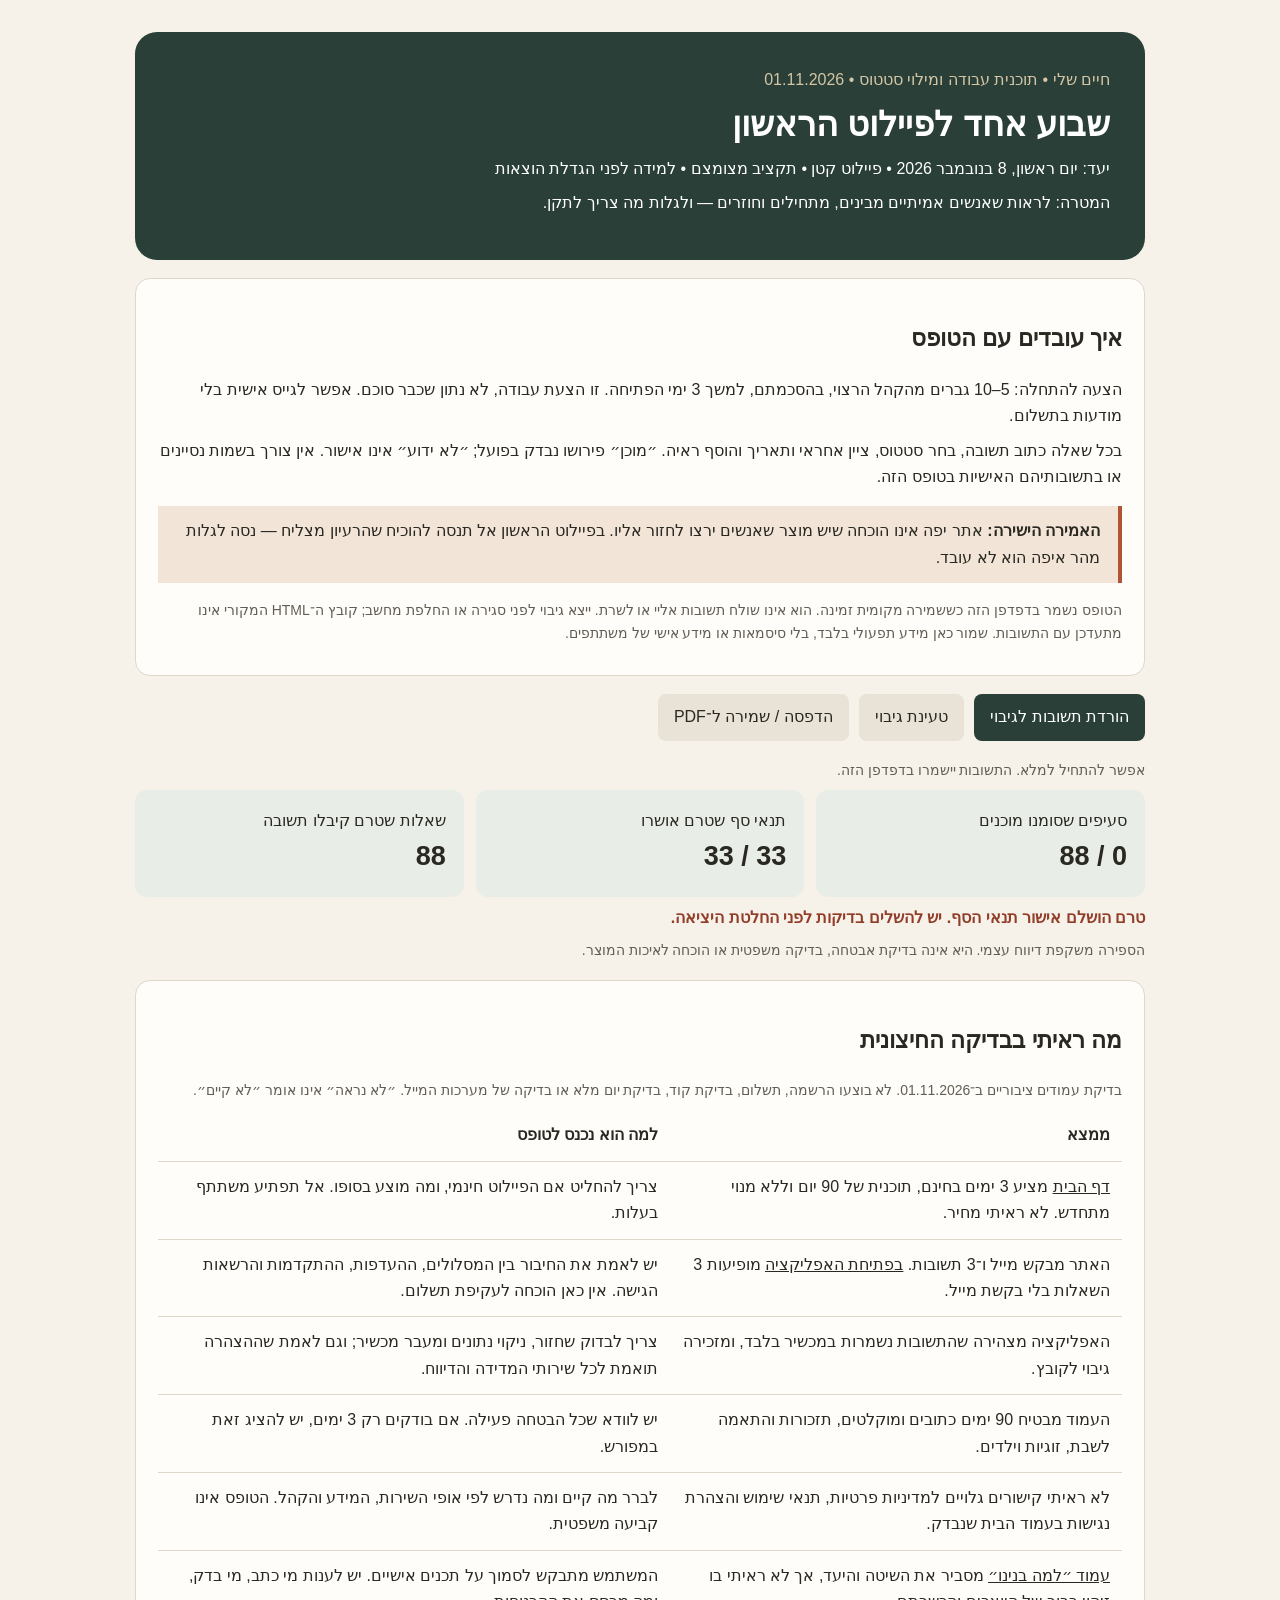
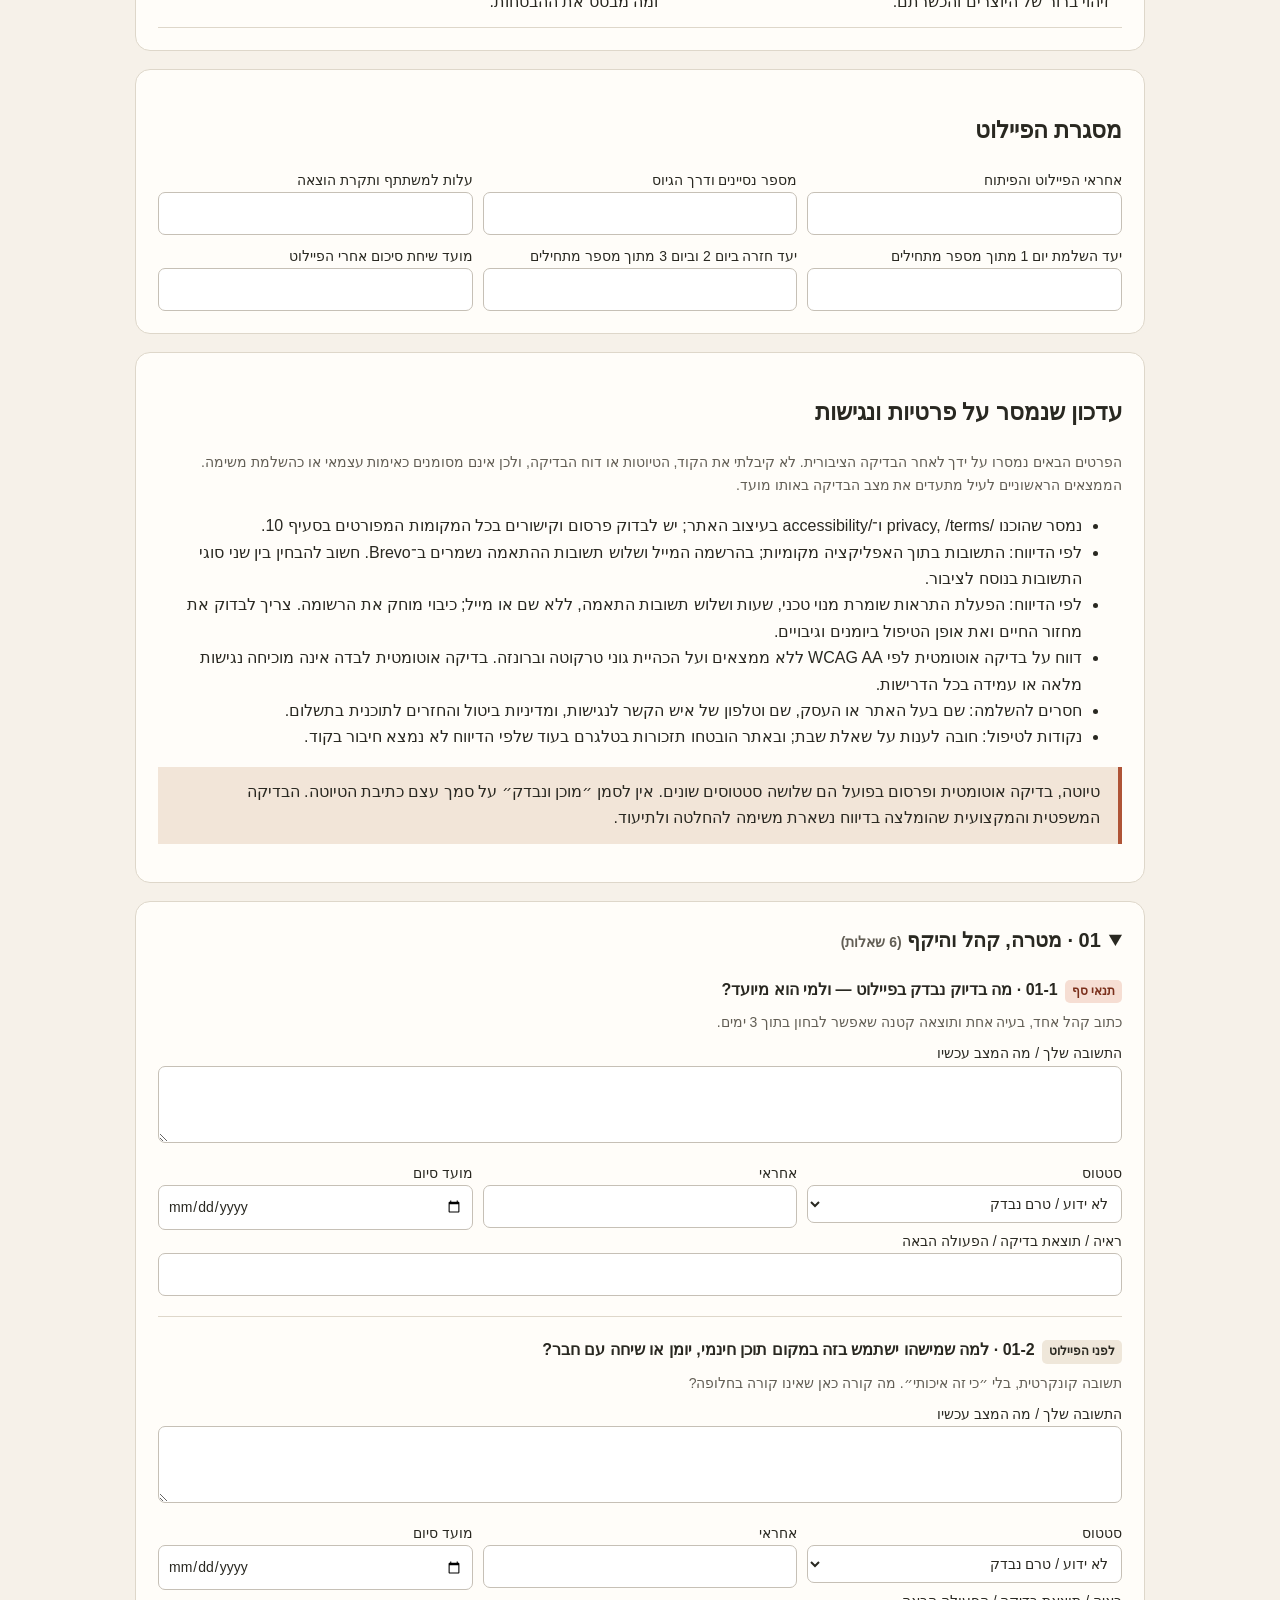
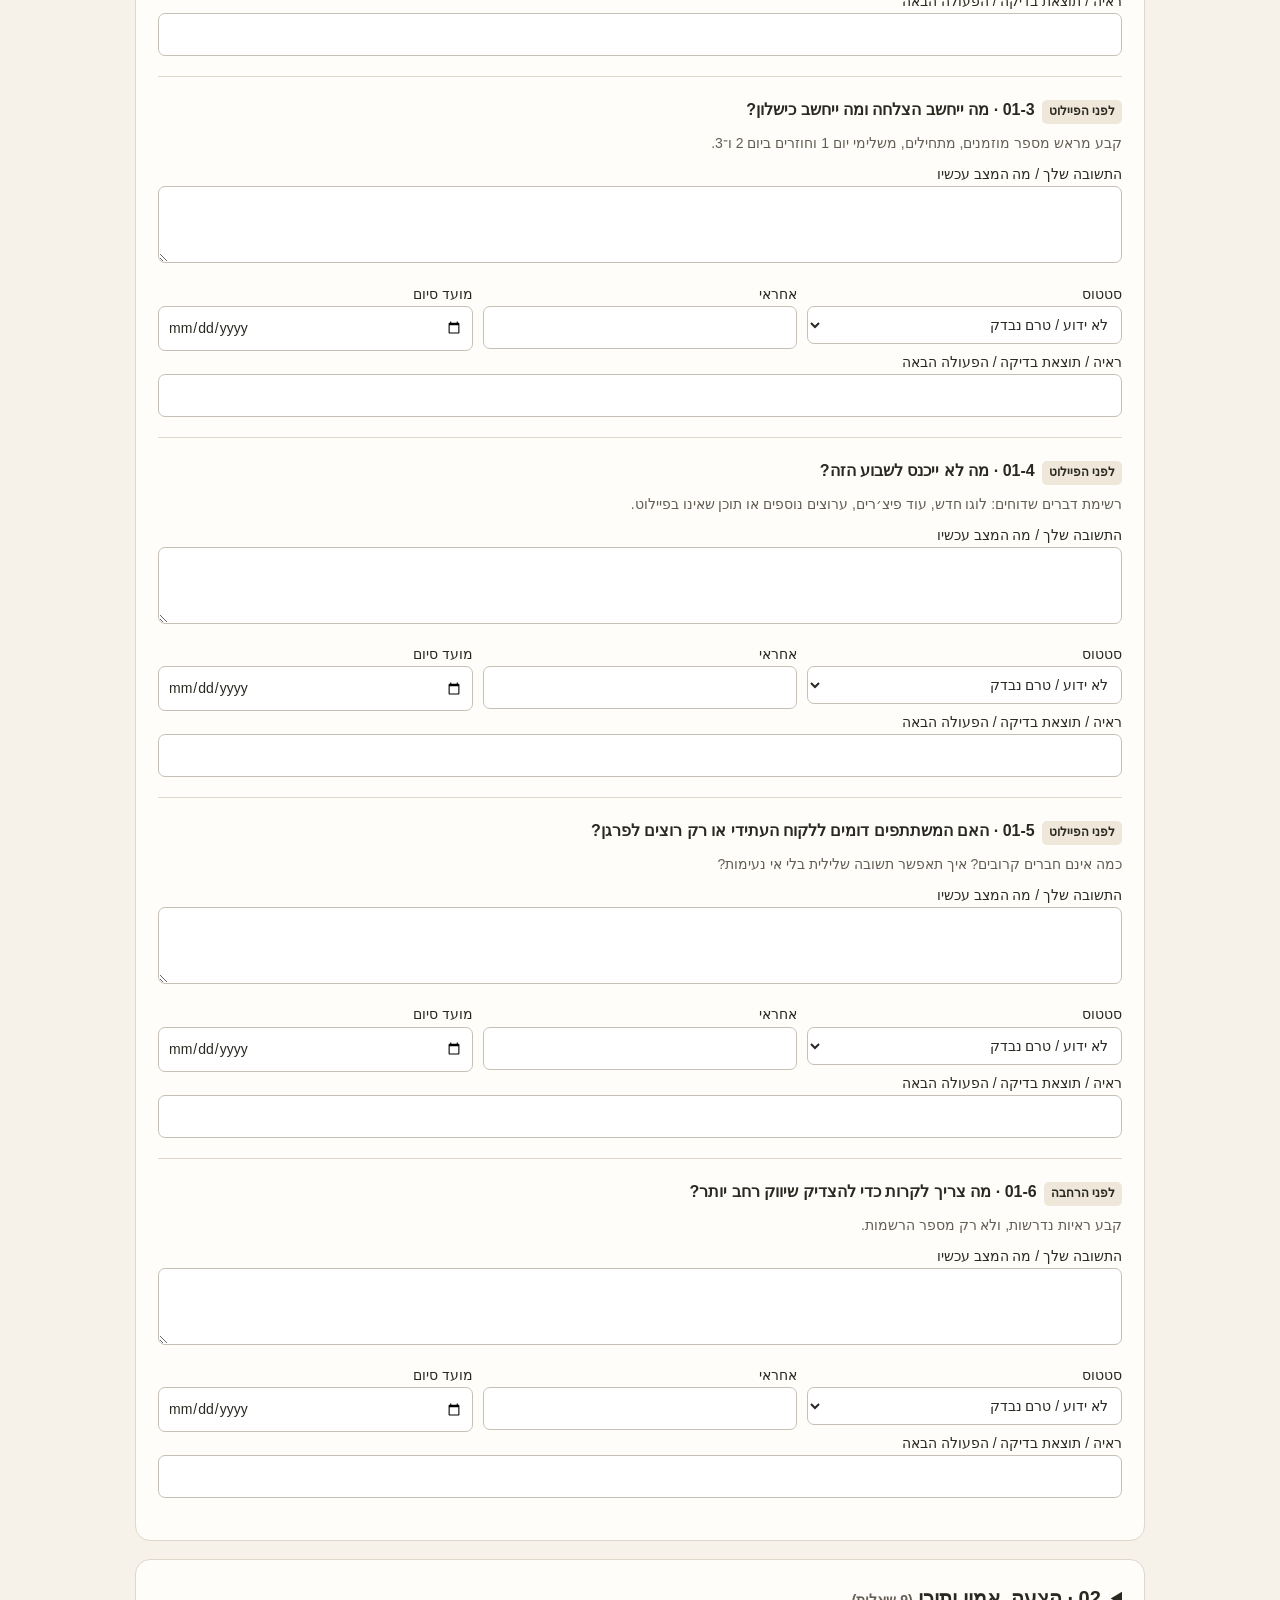
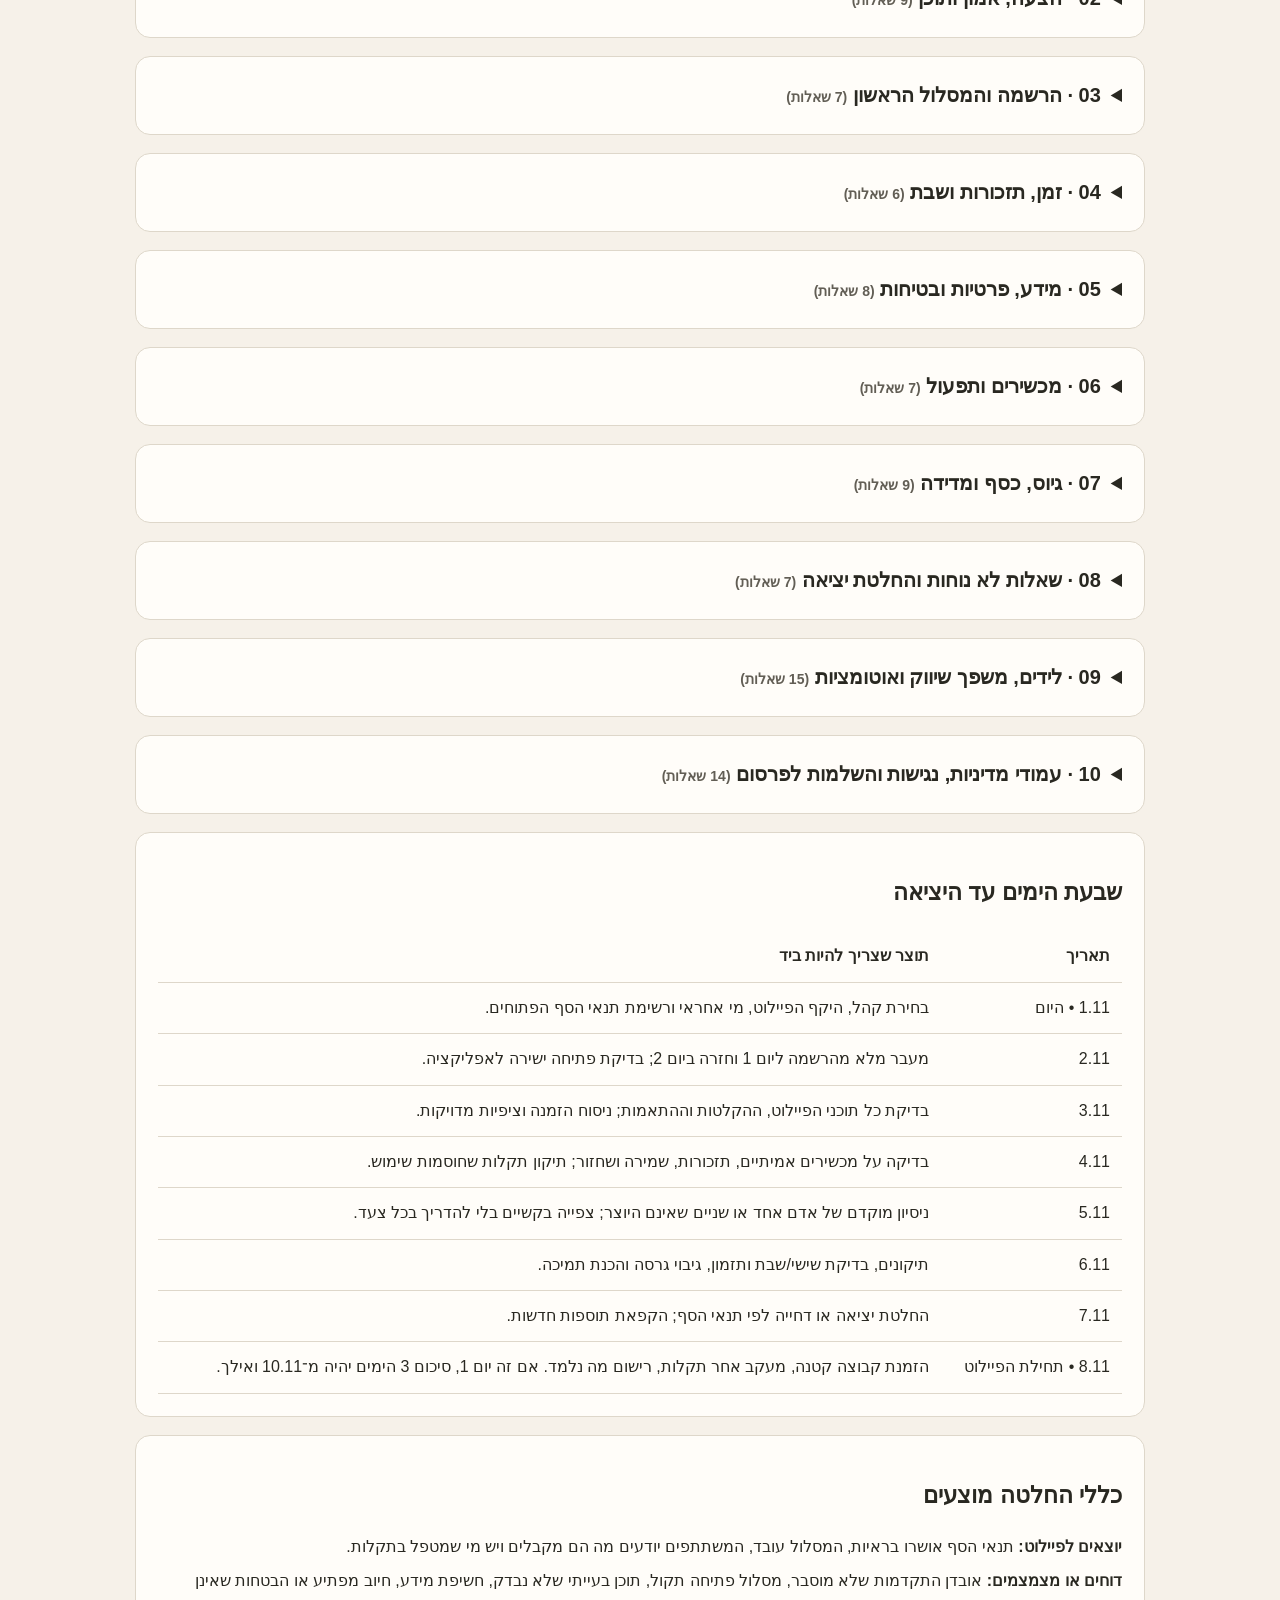
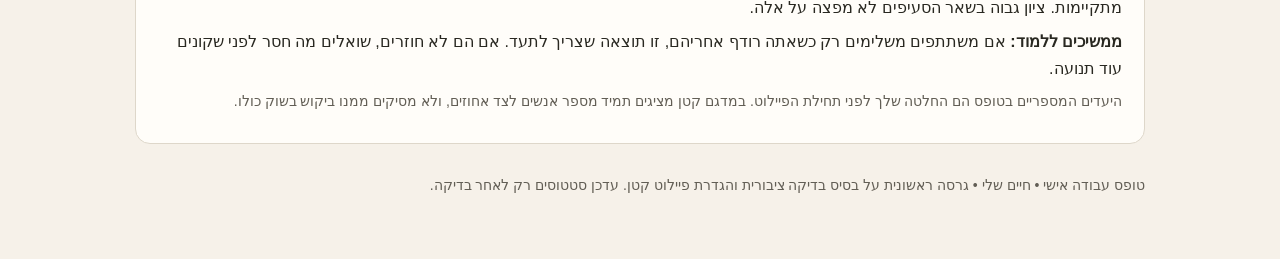
<file: gibor/pilot-status.html>
<!doctype html>
<html lang="he" dir="rtl"><head><meta charset="utf-8"><meta name="viewport" content="width=device-width,initial-scale=1"><title>חיים שלי — מוכנות לפיילוט</title>
<style>
:root{font-family:Arial,sans-serif;color:#292821;background:#f6f1e9;line-height:1.65}*{box-sizing:border-box}body{margin:0}main{max-width:1050px;margin:auto;padding:32px 20px}header{background:#293f38;color:#fff;border-radius:22px;padding:35px}h1{font-size:34px;line-height:1.25;margin:10px 0}h2{font-size:23px}h3{margin:0}.eyebrow{color:#d4c6a5}a{color:inherit}p{margin:8px 0}.intro,.panel,details{background:#fffdf9;padding:22px;border:1px solid #ded7ca;border-radius:15px;margin-top:18px}.note{border-right:4px solid #af5437;padding:12px 18px;background:#f2e5d8;margin:16px 0}.grid{display:grid;grid-template-columns:repeat(3,1fr);gap:12px}.metric{padding:18px;background:#e9ede7;border-radius:12px}.metric strong{display:block;font-size:27px}.toolbar{display:flex;flex-wrap:wrap;gap:10px;margin:18px 0}button,select,input,textarea{font:inherit}button{background:#293f38;color:white;border:0;border-radius:8px;padding:10px 16px;cursor:pointer}button.secondary{background:#e9e2d6;color:#292821}label{display:block;font-size:14px}input,textarea,select{width:100%;padding:9px;border:1px solid #c6c0b6;border-radius:7px;background:#fff;color:#292821}textarea{min-height:77px;resize:vertical}.fields{display:grid;grid-template-columns:1fr 1fr 1fr;gap:10px;margin-top:12px}.q{padding:20px 0;border-bottom:1px solid #ded7ca}.q:last-child{border:0}.tag{display:inline-block;font-size:12px;border-radius:5px;padding:2px 7px;background:#efe7da;margin-left:7px}.gate{background:#f6ded3;color:#7a2f1b}summary{font-size:20px;font-weight:bold;cursor:pointer}.small{font-size:14px;color:#625e55}.qtitle{font-weight:bold}.decision{font-weight:bold;color:#913d28}table{width:100%;border-collapse:collapse}td,th{padding:12px;text-align:right;border-bottom:1px solid #ded7ca;vertical-align:top}footer{margin:30px 0}.hidden{display:none}@media(max-width:650px){.fields,.grid{grid-template-columns:1fr}header{padding:23px}h1{font-size:28px}main{padding:16px 12px}td,th{padding:7px}}@media print{body{background:white}main{max-width:none;padding:0}header{background:#fff;color:#222;border:2px solid #293f38}.toolbar,.no-print{display:none}details{break-inside:auto}.q{break-inside:avoid}textarea{height:85px}summary{list-style:none}.grid{grid-template-columns:repeat(3,1fr)}.eyebrow{color:#555}}
</style></head><body><main>
<header><div class="eyebrow">חיים שלי • תוכנית עבודה ומילוי סטטוס • 01.11.2026</div><h1>שבוע אחד לפיילוט הראשון</h1><p>יעד: יום ראשון, 8 בנובמבר 2026 • פיילוט קטן • תקציב מצומצם • למידה לפני הגדלת הוצאות</p><p>המטרה: לראות שאנשים אמיתיים מבינים, מתחילים וחוזרים — ולגלות מה צריך לתקן.</p></header>
<section class="intro"><h2>איך עובדים עם הטופס</h2><p>הצעה להתחלה: 5–10 גברים מהקהל הרצוי, בהסכמתם, למשך 3 ימי הפתיחה. זו הצעת עבודה, לא נתון שכבר סוכם. אפשר לגייס אישית בלי מודעות בתשלום.</p><p>בכל שאלה כתוב תשובה, בחר סטטוס, ציין אחראי ותאריך והוסף ראיה. ״מוכן״ פירושו נבדק בפועל; ״לא ידוע״ אינו אישור. אין צורך בשמות נסיינים או בתשובותיהם האישיות בטופס הזה.</p><div class="note"><b>האמירה הישירה:</b> אתר יפה אינו הוכחה שיש מוצר שאנשים ירצו לחזור אליו. בפיילוט הראשון אל תנסה להוכיח שהרעיון מצליח — נסה לגלות מהר איפה הוא לא עובד.</div><p class="small">הטופס נשמר בדפדפן הזה כששמירה מקומית זמינה. הוא אינו שולח תשובות אליי או לשרת. ייצא גיבוי לפני סגירה או החלפת מחשב; קובץ ה־HTML המקורי אינו מתעדכן עם התשובות. שמור כאן מידע תפעולי בלבד, בלי סיסמאות או מידע אישי של משתתפים.</p></section>
<div class="toolbar"><button id="export">הורדת תשובות לגיבוי</button><button class="secondary" id="import">טעינת גיבוי</button><button class="secondary" id="print">הדפסה / שמירה ל־PDF</button><input id="file" type="file" accept="application/json" hidden></div><p id="save" class="small" aria-live="polite"></p>
<section class="grid" aria-label="התקדמות"><div class="metric">סעיפים שסומנו מוכנים<strong id="ready">0</strong></div><div class="metric">תנאי סף שטרם אושרו<strong id="gates">0</strong></div><div class="metric">שאלות שטרם קיבלו תשובה<strong id="unanswered">0</strong></div></section><p class="decision" id="decision" aria-live="polite"></p><p class="small">הספירה משקפת דיווח עצמי. היא אינה בדיקת אבטחה, בדיקה משפטית או הוכחה לאיכות המוצר.</p>
<section class="panel"><h2>מה ראיתי בבדיקה החיצונית</h2><p class="small">בדיקת עמודים ציבוריים ב־01.11.2026. לא בוצעו הרשמה, תשלום, בדיקת קוד, בדיקת יום מלא או בדיקה של מערכות המייל. ״לא נראה״ אינו אומר ״לא קיים״.</p><table><thead><tr><th>ממצא</th><th>למה הוא נכנס לטופס</th></tr></thead><tbody><tr><td><a href="https://haim-sheli.com/">דף הבית</a> מציע 3 ימים בחינם, תוכנית של 90 יום וללא מנוי מתחדש. לא ראיתי מחיר.</td><td>צריך להחליט אם הפיילוט חינמי, ומה מוצע בסופו. אל תפתיע משתתף בעלות.</td></tr><tr><td>האתר מבקש מייל ו־3 תשובות. <a href="https://haim-sheli.com/app">בפתיחת האפליקציה</a> מופיעות 3 השאלות בלי בקשת מייל.</td><td>יש לאמת את החיבור בין המסלולים, ההעדפות, ההתקדמות והרשאות הגישה. אין כאן הוכחה לעקיפת תשלום.</td></tr><tr><td>האפליקציה מצהירה שהתשובות נשמרות במכשיר בלבד, ומזכירה גיבוי לקובץ.</td><td>צריך לבדוק שחזור, ניקוי נתונים ומעבר מכשיר; וגם לאמת שההצהרה תואמת לכל שירותי המדידה והדיווח.</td></tr><tr><td>העמוד מבטיח 90 ימים כתובים ומוקלטים, תזכורות והתאמה לשבת, זוגיות וילדים.</td><td>יש לוודא שכל הבטחה פעילה. אם בודקים רק 3 ימים, יש להציג זאת במפורש.</td></tr><tr><td>לא ראיתי קישורים גלויים למדיניות פרטיות, תנאי שימוש והצהרת נגישות בעמוד הבית שנבדק.</td><td>לברר מה קיים ומה נדרש לפי אופי השירות, המידע והקהל. הטופס אינו קביעה משפטית.</td></tr><tr><td><a href="https://haim-sheli.com/why">עמוד ״למה בנינו״</a> מסביר את השיטה והיעד, אך לא ראיתי בו זיהוי ברור של היוצרים והכשרתם.</td><td>המשתמש מתבקש לסמוך על תכנים אישיים. יש לענות מי כתב, מי בדק, ומה מבסס את ההבטחות.</td></tr></tbody></table></section>
<section class="panel"><h2>מסגרת הפיילוט</h2><div id="meta"></div></section>
<section class="panel"><h2>עדכון שנמסר על פרטיות ונגישות</h2><p class="small">הפרטים הבאים נמסרו על ידך לאחר הבדיקה הציבורית. לא קיבלתי את הקוד, הטיוטות או דוח הבדיקה, ולכן אינם מסומנים כאימות עצמאי או כהשלמת משימה. הממצאים הראשוניים לעיל מתעדים את מצב הבדיקה באותו מועד.</p><ul><li>נמסר שהוכנו /privacy, /terms ו־/accessibility בעיצוב האתר; יש לבדוק פרסום וקישורים בכל המקומות המפורטים בסעיף 10.</li><li>לפי הדיווח: התשובות בתוך האפליקציה מקומיות; בהרשמה המייל ושלוש תשובות ההתאמה נשמרים ב־Brevo. חשוב להבחין בין שני סוגי התשובות בנוסח לציבור.</li><li>לפי הדיווח: הפעלת התראות שומרת מנוי טכני, שעות ושלוש תשובות התאמה, ללא שם או מייל; כיבוי מוחק את הרשומה. צריך לבדוק את מחזור החיים ואת אופן הטיפול ביומנים וגיבויים.</li><li>דווח על בדיקה אוטומטית לפי WCAG AA ללא ממצאים ועל הכהיית גוני טרקוטה וברונזה. בדיקה אוטומטית לבדה אינה מוכיחה נגישות מלאה או עמידה בכל הדרישות.</li><li>חסרים להשלמה: שם בעל האתר או העסק, שם וטלפון של איש הקשר לנגישות, ומדיניות ביטול והחזרים לתוכנית בתשלום.</li><li>נקודות לטיפול: חובה לענות על שאלת שבת; ובאתר הובטחו תזכורות בטלגרם בעוד שלפי הדיווח לא נמצא חיבור בקוד.</li></ul><div class="note">טיוטה, בדיקה אוטומטית ופרסום בפועל הם שלושה סטטוסים שונים. אין לסמן ״מוכן ונבדק״ על סמך עצם כתיבת הטיוטה. הבדיקה המשפטית והמקצועית שהומלצה בדיווח נשארת משימה להחלטה ולתיעוד.</div></section>
<div id="sections"></div>
<section class="panel"><h2>שבעת הימים עד היציאה</h2><table><thead><tr><th>תאריך</th><th>תוצר שצריך להיות ביד</th></tr></thead><tbody><tr><td>1.11 • היום</td><td>בחירת קהל, היקף הפיילוט, מי אחראי ורשימת תנאי הסף הפתוחים.</td></tr><tr><td>2.11</td><td>מעבר מלא מהרשמה ליום 1 וחזרה ביום 2; בדיקת פתיחה ישירה לאפליקציה.</td></tr><tr><td>3.11</td><td>בדיקת כל תוכני הפיילוט, ההקלטות וההתאמות; ניסוח הזמנה וציפיות מדויקות.</td></tr><tr><td>4.11</td><td>בדיקה על מכשירים אמיתיים, תזכורות, שמירה ושחזור; תיקון תקלות שחוסמות שימוש.</td></tr><tr><td>5.11</td><td>ניסיון מוקדם של אדם אחד או שניים שאינם היוצר; צפייה בקשיים בלי להדריך בכל צעד.</td></tr><tr><td>6.11</td><td>תיקונים, בדיקת שישי/שבת ותזמון, גיבוי גרסה והכנת תמיכה.</td></tr><tr><td>7.11</td><td>החלטת יציאה או דחייה לפי תנאי הסף; הקפאת תוספות חדשות.</td></tr><tr><td>8.11 • תחילת הפיילוט</td><td>הזמנת קבוצה קטנה, מעקב אחר תקלות, רישום מה נלמד. אם זה יום 1, סיכום 3 הימים יהיה מ־10.11 ואילך.</td></tr></tbody></table></section>
<section class="panel"><h2>כללי החלטה מוצעים</h2><p><b>יוצאים לפיילוט:</b> תנאי הסף אושרו בראיות, המסלול עובד, המשתתפים יודעים מה הם מקבלים ויש מי שמטפל בתקלות.</p><p><b>דוחים או מצמצמים:</b> אובדן התקדמות שלא מוסבר, מסלול פתיחה תקול, תוכן בעייתי שלא נבדק, חשיפת מידע, חיוב מפתיע או הבטחות שאינן מתקיימות. ציון גבוה בשאר הסעיפים לא מפצה על אלה.</p><p><b>ממשיכים ללמוד:</b> אם משתתפים משלימים רק כשאתה רודף אחריהם, זו תוצאה שצריך לתעד. אם הם לא חוזרים, שואלים מה חסר לפני שקונים עוד תנועה.</p><p class="small">היעדים המספריים בטופס הם החלטה שלך לפני תחילת הפיילוט. במדגם קטן מציגים תמיד מספר אנשים לצד אחוזים, ולא מסיקים ממנו ביקוש בשוק כולו.</p></section>
<footer class="small">טופס עבודה אישי • חיים שלי • גרסה ראשונית על בסיס בדיקה ציבורית והגדרת פיילוט קטן. עדכן סטטוסים רק לאחר בדיקה.</footer>
</main><script>
const groups=[
['01','מטרה, קהל והיקף',[
['G','מה בדיוק נבדק בפיילוט — ולמי הוא מיועד?','כתוב קהל אחד, בעיה אחת ותוצאה קטנה שאפשר לבחון בתוך 3 ימים.'],
['P','למה שמישהו ישתמש בזה במקום תוכן חינמי, יומן או שיחה עם חבר?','תשובה קונקרטית, בלי ״כי זה איכותי״. מה קורה כאן שאינו קורה בחלופה?'],
['P','מה ייחשב הצלחה ומה ייחשב כישלון?','קבע מראש מספר מוזמנים, מתחילים, משלימי יום 1 וחוזרים ביום 2 ו־3.'],
['P','מה לא ייכנס לשבוע הזה?','רשימת דברים שדוחים: לוגו חדש, עוד פיצ׳רים, ערוצים נוספים או תוכן שאינו בפיילוט.'],
['P','האם המשתתפים דומים ללקוח העתידי או רק רוצים לפרגן?','כמה אינם חברים קרובים? איך תאפשר תשובה שלילית בלי אי נעימות?'],
['L','מה צריך לקרות כדי להצדיק שיווק רחב יותר?','קבע ראיות נדרשות, ולא רק מספר הרשמות.']]],
['02','הצעה, אמון ותוכן',[
['G','האם כל הבטחה שהנסיין רואה נכונה כבר עכשיו?','90 ימים מוקלטים? תזכורות? התאמות? אם משהו עדיין לא מוכן, ציין זאת לפני ההצטרפות.'],
['G','מי כתב ובדק את 3 ימי הפיילוט?','האם איש מקצוע מתאים עבר על התוכן ועל גבולותיו? תעד זהות, ניסיון, הערות ותיקונים.'],
['G','האם הנסיין מבין שזה פיילוט ומה מגבלותיו?','היקף גישה, משך, חינם או תשלום, תמיכה, תקלות אפשריות ואיך עוזבים.'],
['P','מי עומד מאחורי חיים שלי, ולמה לתת בו אמון?','שם או זהות עסקית, ניסיון רלוונטי, יצירת קשר והבחנה ברורה בין ניסיון אישי להכשרה.'],
['P','מהו רגע הערך הראשון ביום 1?','מה המשתתף עושה או מבין בפועל, וכמה זמן עובר עד שזה קורה?'],
['P','האם המסר ברור בתוך כמה שניות לאדם זר?','בקש מנסיין להסביר במילים שלו מה זה, למי זה ומה עושים היום.'],
['P','האם כל הקלטה ותוכן נבדקו במכשיר אמיתי?','ווליום, דיבור, טקסט חלופי, שגיאות, משך, מוזיקת רקע וזכויות שימוש.'],
['P','האם ההתאמות הן תוכן שונה ואיכותי או רק הבטחה?','בדוק רווק/בזוגיות, הורה/ללא ילדים ושבת. מה קורה אם משנים העדפה?'],
['L','מה הראיות לתועלת של התוכנית?','משוב אמיתי והיקפו, בלי להמציא המלצות. מדידה עצמית אינה הוכחה שהמוצר גרם לשינוי.']]],
['03','הרשמה והמסלול הראשון',[
['G','האם אדם חדש יכול להתחיל בלי עזרה שלך?','נסה מהקישור שישלח בפועל, במכשיר חדש: הרשמה, קבלת הודעה, פתיחת האפליקציה ותחילת יום 1.'],
['G','מה קורה בכניסה ישירה ל־/app לעומת הרשמה באתר?','בדוק אם ההעדפות עוברות, אם צריך למלא פעמיים, ואיך מזוהים גישה, משתמש והתקדמות.'],
['G','האם השלמה של יום 1 נשמרת אחרי סגירה ופתיחה?','בדוק רענון, סגירת דפדפן, כניסה למחרת ומצב פרטי. הסבר מראש מצבים שאינם נתמכים.'],
['P','איך חוזרים לתוכנית מחר בלי לחפש את הקישור?','מייל, סימנייה או הוספה למסך הבית; בדוק עם מי שלא מכיר אפליקציות דפדפן.'],
['P','האם הודעת הפתיחה מגיעה והקישור בה עובד?','בדוק כתובת תקינה, שגיאת הקלדה, דואר זבל, הרשמה כפולה וזמן הגעה.'],
['P','מה רואים כשאין אינטרנט או כשמשהו נכשל?','הודעה ברורה, אפשרות לנסות שוב וכתובת תמיכה; לא מסך תקוע.'],
['P','האם אפשר להבין כמה זמן נדרש ומה הצעד הבא?','בוקר, פעולה, ערב: המשתמש יודע מתי סיים ומתי לחזור.']]],
['04','זמן, תזכורות ושבת',[
['G','האם יום 2 ויום 3 נפתחים נכון בפועל?','בדוק תאריך התחלה, חצות, אזור זמן ושעון המכשיר. אל תסתפק בבדיקת יום 1.'],
['P','מה קורה אם נרשמים בערב או מפספסים יום?','האם התוכן רץ קדימה או ממתין? האם ההסבר באתר תואם?'],
['P','האם כל תזכורת שהובטחה באמת נשלחת?','ערוץ, שעות, קישור ליום המתאים, כפל הודעות ושינוי העדפות.'],
['P','האם תזכורות שבת מתנהגות כפי שהובטח?','מועד פתיחת תוכן, ערב שבת ומוצאי שבת; מה נתמך גאוגרפית ומה לא?'],
['P','האם אפשר להשתיק ולהפסיק תזכורות בקלות?','הפרד תזכורות שירות מעדכוני שיווק והסבר מה מפסיקים.'],
['L','מה קורה אם המשתתף מחליף ערוץ או חוזר אחרי הפסקה?','מייל מול טלגרם, קישור חדש ושמירת רצף.']]],
['05','מידע, פרטיות ובטיחות',[
['G','האם ההצהרה ״התשובות נשארות רק אצלך״ נבדקה טכנית?','אחסון, שרתים, אנליטיקה, דיווח תקלות, יומנים וגיבויים. בקש ראיה מהמפתח; בדיקה זו טרם בוצעה.'],
['G','האם המשתתף יודע מה יקרה למחיקת נתוני דפדפן או החלפת טלפון?','הסבר מגבלות מקומיות מראש. בדוק ייצוא, ייבוא ושחזור אמיתיים אם מוצעים.'],
['G','האם נמנעת חשיפה של תשובות אישיות לאחרים?','מכשיר משותף, קובץ גיבוי, צילום מסך, קריאת תמיכה ונתונים שנכנסים בטעות למדידה.'],
['G','האם קיימים הסבר פרטיות וגבולות שירות ברורים לפיילוט?','מה נאסף בהרשמה, למה, היכן, למי יש גישה, לכמה זמן ואיך מבקשים מחיקה; אמת את הנוסח עם מי שמכיר את המערכת.'],
['G','איך פועלים אם תוכן מעורר מצוקה או אם מישהו מבקש עזרה דחופה?','כתוב גבולות: אין ניטור תשובות אישיות ואין שירות חירום. הגדר מענה אחראי ותהליך הפניה מתאים.'],
['P','למי התוכנית אינה מתאימה והאם יש גיל מינימום?','התאמה לתוכן, קהל הפיילוט ואופן הטיפול בפניות שאינן מתאימות.'],
['P','מי יכול לגשת למיילים ולרשימות המשתתפים?','גישה מוגבלת, הגנה על חשבונות, ביטול גישה כשצריך; אין לרשום סודות בטופס.'],
['P','האם נבדקו דרישות משפטיות ונגישות הרלוונטיות להפעלה?','זהות מפעיל, מסמכים, הסכמות, זכויות תוכן ואופן פנייה. קבל בדיקה מותאמת לפי הצורך; הטופס אינו חוות דעת משפטית.']]],
['06','מכשירים ותפעול',[
['G','האם המסלול הקריטי עבר במכשירים של המשתתפים?','לפחות מכשירי iPhone ו־Android אם שניהם בקהל, וכן הדפדפן מתוך WhatsApp/מייל שממנו יגיעו.'],
['P','האם המסכים קריאים ונוחים בלי הסבר?','עברית ו־RTL, מקלדת, טקסט מוגדל, ניגודיות, כפתורים והודעות שגיאה.'],
['P','האם האודיו עובד בתנאי שימוש רגילים?','הרשאות, אוזניות, הפסקה וחידוש, נעילת מסך אם נתמכת, וחלופה טקסטואלית.'],
['G','מי פותר תקלה שחוסמת נסיין ביום ההשקה?','שם, דרך קשר, חלון זמינות וזמן תגובה שהובטח. אם אתה לבד — צמצם מספר משתתפים בהתאם.'],
['G','האם יש דרך לעצור הזמנות במקרה של תקלה חמורה?','מי מחליט, איך מודיעים למשתתפים ואיך חוזרים לגרסה שעבדה.'],
['P','האם התשתיות הבסיסיות פעילות לשבוע הקרוב?','דומיין, אחסון, שליחת מייל, מכסות, גיבוי קוד ותוכן ועלויות צפויות.'],
['L','מה נשאר לעשות לפני הגדלת מספר המשתמשים?','בדיקות עומס, ניטור מתקדם ואוטומציה — לפי צורך, לא בהכרח לפני קבוצה קטנה.']]],
['07','גיוס, כסף ומדידה',[
['G','האם ברור מראש אם הפיילוט חינמי או בתשלום?','אם חינמי — אין צורך להקים סליקה רק לתרגול. אם בתשלום — מחיר מלא, תנאים, אישור תשלום וביטול חייבים להיבדק.'],
['P','מי בדיוק יקבל הזמנה ואיך תגיע אליו?','רשימה קטנה של מועמדים מתאימים, לא דיוור המוני. מי אחראי על ההזמנות?'],
['P','מה תכתוב בהזמנה בלי להבטיח שינוי שלא נבדק?','הסבר קצר: פיילוט, 3 ימים, מה עושים, כמה זמן, עלות ומה מבקשים במשוב.'],
['P','מה תקרת ההוצאה שאתה מוכן להפסיד לצורך למידה?','הפרד בין תשתית לפרסום. ברירת עבודה מוצעת: גיוס אישי לפני מודעות.'],
['G','איך תדע כמה התחילו, השלימו וחזרו בלי לקרוא תשובות אישיות?','אפשר מעקב ידני בהסכמה. בחר מידע מינימלי והסבר למשתתפים מה אתה מודד.'],
['P','מתי ובאיזה אופן תקבל משוב כן?','אחרי יום 1 ואחרי יום 3: מה בלבל, מה הועיל, מה היה מיותר ולמה לא חזרו.'],
['P','מה תשאל את מי שלא התחיל או פרש?','הסיבה בפועל חשובה יותר מהניחוש שלך. אל תסתפק במשוב של מי שסיים.'],
['P','האם מישהו היה מוכן לשלם, וכמה — אחרי השימוש?','הבחן בין ״רעיון יפה״, כוונת תשלום ותשלום בפועל. אל תציג אותם כאותה ראיה.'],
['L','מה העלות לכל משתמש שחוזר ומוצא ערך?','אם אין הוצאה פרסומית אין צורך להמציא CAC. תעד גם זמן תמיכה ועלויות משתנות.']]],
['08','שאלות לא נוחות והחלטת יציאה',[
['P','האם אתה מנסה לעזור לקהל מוגדר או בעיקר רוצה כבר להשיק?','איזו שיחה עם אדם אמיתי שינתה משהו במוצר?'],
['P','מה אם אנשים יגידו שזה כללי, מטיף או לא מתאים לחיים שלהם?','מה תשנה, ומה יגרום לך לשנות את הכיוון עצמו?'],
['P','האם ״אין קבוצה ואין שיחות״ הוא יתרון עבור הקהל או מחסור בתמיכה?','שאל נסיינים; אל תחליט עבורם.'],
['P','האם שלושה ימים מספיקים להרגיש תועלת ולהחליט על 90 יום?','אם לא, מה צריך לשנות בהצעה או בחוויית הפתיחה?'],
['G','האם כל תנאי הסף פתורים ויש ראיה לכל אחד?','אין לעקוף סעיף קריטי בגלל תאריך או בגלל שכבר הושקע זמן. ״לא רלוונטי״ דורש הסבר.'],
['P','מהם שלושת הסיכונים הגדולים ומה תוכנית התגובה?','לכל סיכון: סימן מוקדם, אחראי, פעולה ותנאי עצירה.'],
['G','מה ההחלטה הסופית ומי אחראי לה?','יציאה, יציאה בהיקף מצומצם או דחייה; כתוב נימוק, תאריך והפעולה הבאה.']]]
];
groups.push(['09','לידים, משפך שיווק ואוטומציות',[
['G','האם כל הרשמה תקינה נשמרת פעם אחת במאגר הלידים?','לפי הדיווח המאגר הוא Brevo. בדוק טופס → רשומה בפועל, שגיאת שרת, מייל שגוי, הרשמה כפולה ומניעת אובדן ליד.'],
['P','אילו שדות נשמרים לכל ליד ומה מטרתם?','מייל, מועד, מקור, שלוש תשובות התאמה, סטטוס ותיעוד הסכמה לפי הצורך. הגדר חובה/רשות ומשך שמירה; אל תאסוף נתונים רק כי אפשר.'],
['P','איך נשמר מקור ההגעה לאורך ההרשמה?','הגדר UTM וקישור ייעודי לכל ערוץ, מקור ראשון/אחרון לפי החלטה, וכניסה ישירה בלי מקור. אל תכניס מייל או תשובות אישיות לכתובת URL.'],
['G','מהן תחנות המשפך ואיך מודדים כל אחת?','ביקור → הרשמה שנשמרה → פתיחת האפליקציה → התחלת יום 1 → השלמה → חזרה ביום 2 וביום 3 → רכישה, אם קיימת. הגדר אירוע, מכנה ומקור נתונים לכל שלב.'],
['G','איך מודדים שימוש בלי לסתור את הבטחת הפרטיות?','הגדר אם המעקב אנונימי, מצרפי או מקושר לליד; הסבר זאת. אל תשלח את תוכן התשובות האישיות. לפיילוט אפשר גם דיווח ידני בהסכמה.'],
['P','האם אפשר להבחין בין אדם, מכשיר וביקור?','קבע מזהים מינימליים ומגבלות המדידה: מכשיר משותף, מעבר טלפון, כפילות וחסימת מדידה. אל תציג ביקורים כאנשים.'],
['P','מה מפעיל כל אוטומציה ומהו הכלי המתאים?','שרטט טריגר → תנאי → פעולה → עדכון סטטוס. בדוק אם אוטומציות Brevo מספיקות; n8n הוא אפשרות לחיבור, לא דרישת סף בפני עצמו.'],
['G','האם הרשמה מפעילה הודעת פתיחה תקינה?','בדוק רשומה במאגר, הודעה אחת, קישור נכון ויכולת להתחיל. אל תסמן הצלחה רק כי הטופס הציג תודה.'],
['P','איך מנוהלים סטטוסים ורצפי הודעות?','הפרד נרשם, התחיל, חזר, סיים ניסיון, רכש, ביקש להסיר ונכשל משלוח. מה עוצר או משנה רצף בכל מעבר?'],
['G','מה קורה כשחיבור או אוטומציה נכשלים?','התראה לאחראי, תור ניסיונות חוזרים, זיהוי פעולה שכבר הושלמה ומניעת מייל כפול. בדוק כשל אמיתי ומענה ידני זמני.'],
['P','האם תשתית המייל ומצב המסירה נבדקו?','אימות דומיין ושולח, SPF/DKIM/DMARC לפי הספק, החזרות, תלונות וחסימות. נשלח, נמסר, נפתח ונלחץ הם מדדים שונים; פתיחות אינן מדד אמין יחיד.'],
['G','האם הסרה ומחיקה מתבצעות בכל המערכות הרלוונטיות?','בדוק הסרה מדיוור, הפסקת רצפים, בקשת מחיקה והבחנה מכיבוי התראות. ודא שאוטומציה חוזרת אינה מחזירה אדם לרשימה בניגוד להעדפתו.'],
['P','מה יופיע בדוח הפיילוט ומי יפעל לפיו?','מספרים מוחלטים לצד שיעורים, מקור ליד, המרה בין שלבים, זמן לערך ראשון, חזרה, תקלות וזמן תמיכה. קבע מועד בדיקה ופעולה בעקבות כל חריגה.'],
['L','איך תשלום מתחבר למאגר, לגישה ולהודעות?','בדוק webhook מאומת, כפילות, תשלום שנכשל, ביטול והחזר. קבע מקור אמת לסטטוס רכישה ובדוק שלא נשלחת הצעת רכישה למי שכבר שילם.'],
['L','מתי מוצדק להוסיף פרסום, פיקסלים או עוד כלים?','הגדר צורך מדיד, עלות כוללת, הרשאות ופרטיות. אל תוסיף מערכת מורכבת לפני שיש שימוש חוזר ותהליך בסיסי שעובד.']]]);
groups.push(['10','עמודי מדיניות, נגישות והשלמות לפרסום',[
['G','האם /privacy, /terms ו־/accessibility פורסמו בגרסה המאושרת?','לפי הדיווח הוכנו טיוטות באותו עיצוב. בדוק שכל כתובת נפתחת, התוכן מלא, הקריאות תקינה ויש תאריך עדכון. אין כאן אישור משפטי של הנוסחים.'],
['P','האם קישורי שלושת העמודים קיימים בכל תחתיות העמודים?','בדוק דף נחיתה, עמוד למה ושלושת העמודים החדשים עצמם; לחץ על כל קישור גם במובייל.'],
['G','האם מתחת לטופס מופיעים הקישורים והסבר מדויק על שמירת המידע?','ציין לפי המימוש המאומת שהמייל ושלוש תשובות ההתאמה נשמרים ב־Brevo ולשם מה. אל תבלבל אותם עם תשובות התרגול שנשארות במכשיר.'],
['P','האם הקישורים זמינים במסך הפתיחה ובהגדרות האפליקציה?','בדוק לפני תחילת שימוש וגם אחרי ההצטרפות, בלי אובדן התקדמות ובמכשירים הרלוונטיים.'],
['G','מה השם המלא או שם העסק שיפורסם כבעל האתר?','השלם את זהות המפעיל ואת פרטי הקשר הנדרשים בנוסחים. זהו פרט שדווח כחסר.'],
['P','מי איש הקשר לנגישות ומה שמו והטלפון לפרסום?','השלם שם וטלפון, אמת את המייל שכבר מופיע ואת דרך הטיפול בפניות. בדוק התאמה של התפקיד והנוסח למצב בפועל.'],
['G','מה מדיניות הביטול וההחזרים של התוכנית בתשלום?','הגדר הצעה, מחיר, מועד גישה, תהליך בקשה והחזרים; בדוק התאמה לדרישות החלות. בפיילוט חינמי אפשר לנמק אי־רלוונטיות, אך יש להשלים לפני מכירה.'],
['G','האם מפת המידע שבמדיניות תואמת לקוד ולספקים?','אמת בנפרד: תשובות תרגול במכשיר; מייל ושלוש תשובות התאמה ב־Brevo; מנוי התראות, שעות ושלוש תשובות התאמה במערכת ההתראות. תעד ספקים, גישה ושמירה.'],
['G','האם כיבוי התראות באמת מוחק את הרשומה הנכונה?','בדוק הפעלה → שינוי שעות והעדפות → כיבוי → היעדר רשומה פעילה → הפעלה מחדש. ברר מה נשאר ביומנים ובגיבויים והאם הנוסח מדויק.'],
['P','האם לשנות את שאלת השבת משאלת חובה לרשות?','בדיווח הועלה חשש לרגישות המידע. תעד צורך, חלופה כמו העדפת תזמון, ברירת מחדל כשלא עונים והחלטה לאחר בדיקה מתאימה; אין כאן קביעה משפטית.'],
['G','האם הוסרה הבטחת טלגרם או שחיבור פעיל נבדק מקצה לקצה?','לפי הדיווח לא נמצא חיבור בקוד. אין לפרסם הבטחה שאינה פעילה; בדוק גם עמוד למה, FAQ, טפסים ומיילים.'],
['P','היכן דוח הנגישות ומה בדיוק כיסה?','לפי הדיווח הבדיקה האוטומטית לפי WCAG AA לא מצאה בעיות. צרף כלי, תאריך, גרסה, עמודים ומצבי מסך. תעד שינויי טרקוטה וברונזה ובדיקה חוזרת.'],
['P','האם נערכו גם בדיקות נגישות ידניות?','מקלדת, סדר פוקוס, קורא מסך, שמות שדות, שגיאות, הגדלת טקסט ואודיו. היעדר ממצאים אוטומטיים אינו אישור מלא של נגישות.'],
['P','האם הטיוטות וההצהרה עברו את הבדיקה המקצועית שהומלצה?','בדיווח הומלצו עורך דין לפרטיות ולתנאים ומורשה נגישות להצהרה. תעד מי בדק, מה תוקן ומה נותר פתוח; אין לסמן שהבדיקה התקיימה בלי ראיה.']]]);
const metaLabels=['אחראי הפיילוט והפיתוח','מספר נסיינים ודרך הגיוס','עלות למשתתף ותקרת הוצאה','יעד השלמת יום 1 מתוך מספר מתחילים','יעד חזרה ביום 2 וביום 3 מתוך מספר מתחילים','מועד שיחת סיכום אחרי הפיילוט'];
const root=document.getElementById('sections'), key='haim-pilot-status-v1';let data={};let storage=true;try{data=JSON.parse(localStorage.getItem(key)||'{}')}catch(e){storage=false}if(!data||typeof data!=='object'||Array.isArray(data))data={};
function escapeHtml(v){return String(v).replace(/[&<>"']/g,c=>({'&':'&amp;','<':'&lt;','>':'&gt;','"':'&quot;',"'":'&#39;'}[c]))}
function field(id,label,type='text'){return `<label>${label}<${type==='textarea'?'textarea':'input'} data-key="${id}" ${type==='textarea'?'':`type="${type}"`}>${type==='textarea'?'</textarea>':''}</label>`}
document.getElementById('meta').innerHTML='<div class="fields">'+metaLabels.map((v,i)=>field('meta-'+i,v)).join('')+'</div>';
let ids=[],gates=[];groups.forEach(([n,title,qs])=>{let d=document.createElement('details');d.open=n==='01';d.innerHTML=`<summary>${n} · ${title} <span class="small">(${qs.length} שאלות)</span></summary>`;qs.forEach(([p,q,h],i)=>{let id=n+'-'+(i+1);ids.push(id);if(p==='G')gates.push(id);d.innerHTML+=`<div class="q"><div class="qtitle"><span class="tag ${p==='G'?'gate':''}">${p==='G'?'תנאי סף':p==='P'?'לפני הפיילוט':'לפני הרחבה'}</span>${id} · ${escapeHtml(q)}</div><p class="small">${escapeHtml(h)}</p>${field(id+'-answer','התשובה שלך / מה המצב עכשיו','textarea')}<div class="fields"><label>סטטוס<select data-key="${id}-status"><option value="unknown">לא ידוע / טרם נבדק</option><option value="working">בטיפול</option><option value="blocked">תקוע / חסר</option><option value="ready">מוכן ונבדק</option><option value="na">לא רלוונטי — נימוק בתשובה</option></select></label>${field(id+'-owner','אחראי')}${field(id+'-date','מועד סיום','date')}</div>${field(id+'-proof','ראיה / תוצאת בדיקה / הפעולה הבאה')}</div>`});root.appendChild(d)});
const controls=[...document.querySelectorAll('[data-key]')];function render(){controls.forEach(el=>el.value=typeof data[el.dataset.key]==='string'?data[el.dataset.key]:(el.tagName==='SELECT'?'unknown':''));count()}
function count(){let isDone=id=>data[id+'-status']==='ready'||(data[id+'-status']==='na'&&String(data[id+'-answer']||'').trim().length>0);let pending=gates.filter(id=>!isDone(id));document.getElementById('ready').textContent=ids.filter(id=>data[id+'-status']==='ready').length+' / '+ids.length;document.getElementById('gates').textContent=pending.length+' / '+gates.length;document.getElementById('unanswered').textContent=ids.filter(id=>!String(data[id+'-answer']||'').trim()).length;document.getElementById('decision').textContent=pending.length?'טרם הושלם אישור תנאי הסף. יש להשלים בדיקות לפני החלטת היציאה.':'תנאי הסף סומנו כפתורים. נדרשת בחינה של הראיות והחלטה אישית לפני יציאה.'}
function save(){try{localStorage.setItem(key,JSON.stringify(data));document.getElementById('save').textContent='נשמר מקומית בדפדפן • '+new Date().toLocaleTimeString('he-IL');storage=true}catch(e){storage=false;document.getElementById('save').textContent='שמירה מקומית אינה זמינה. הורד גיבוי כדי לשמור את התשובות.'}count()}
controls.forEach(el=>el.addEventListener('input',()=>{data[el.dataset.key]=el.value;save()}));render();document.getElementById('save').textContent=storage?'אפשר להתחיל למלא. התשובות יישמרו בדפדפן הזה.':'שמירה מקומית אינה זמינה. השתמש בהורדת גיבוי.';
document.getElementById('export').onclick=()=>{let a=document.createElement('a');let url=URL.createObjectURL(new Blob([JSON.stringify({version:1,exportedAt:new Date().toISOString(),answers:data},null,2)],{type:'application/json'}));a.href=url;a.download='haim-pilot-answers.json';a.click();setTimeout(()=>URL.revokeObjectURL(url),1000)};
document.getElementById('import').onclick=()=>document.getElementById('file').click();document.getElementById('file').onchange=async e=>{let f=e.target.files[0];if(!f)return;try{if(f.size>2000000)throw Error();let obj=JSON.parse(await f.text());if(obj.version!==1||!obj.answers||typeof obj.answers!=='object'||Array.isArray(obj.answers))throw Error();let allowed=new Set(controls.map(x=>x.dataset.key));let clean={};for(let [k,v]of Object.entries(obj.answers))if(allowed.has(k)&&typeof v==='string')clean[k]=v;if(Object.keys(data).length&&!confirm('טעינת הגיבוי תחליף את התשובות הנוכחיות. להמשיך?'))return;data=clean;render();save()}catch(err){alert('קובץ הגיבוי אינו תקין או אינו מתאים לטופס.')}e.target.value=''};
let printStates=[];window.addEventListener('beforeprint',()=>{printStates=[...document.querySelectorAll('details')].map(d=>d.open);document.querySelectorAll('details').forEach(d=>d.open=true)});window.addEventListener('afterprint',()=>document.querySelectorAll('details').forEach((d,i)=>d.open=printStates[i]));document.getElementById('print').onclick=()=>window.print();
</script></body></html>
</file>
